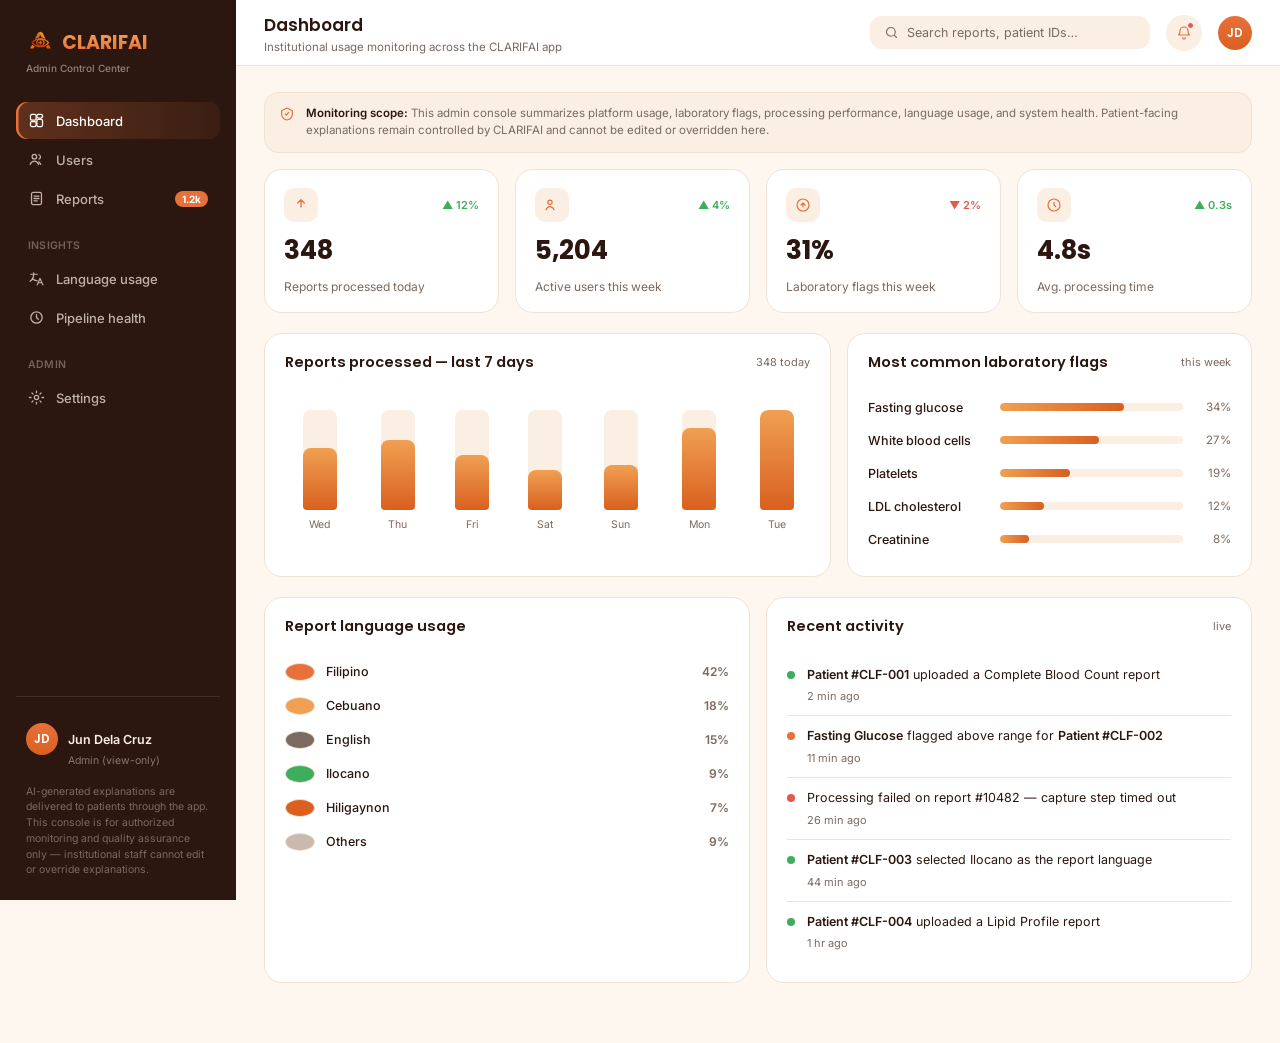
<file: admin/clarifai-admin/index.html>
<!DOCTYPE html>
<html lang="en">
<head>
<meta charset="UTF-8">
<meta name="viewport" content="width=device-width, initial-scale=1.0">
<title>CLARIFAI Admin — Control Center</title>
<link rel="preconnect" href="https://fonts.googleapis.com">
<link rel="preconnect" href="https://fonts.gstatic.com" crossorigin>
<link href="https://fonts.googleapis.com/css2?family=Poppins:wght@500;600;700&family=Inter:wght@400;500;600&display=swap" rel="stylesheet">
<link rel="stylesheet" href="style.css">

<style>
  /* CLARIFAI simple result explanation layer */
  .explanation-intro {
    display:flex;
    flex-direction:column;
    gap:4px;
    margin-bottom:14px;
    padding:12px 14px;
    border-radius:12px;
    background:rgba(234,91,69,.06);
    border:1px solid rgba(234,91,69,.14);
  }
  .explanation-intro strong {
    font-family:'Poppins',sans-serif;
    font-size:13px;
  }
  .explanation-intro span {
    font-size:12px;
    color:var(--muted,#6b7280);
  }
  .result-list {
    display:flex;
    flex-direction:column;
    gap:12px;
  }
  .result-item {
    padding:15px;
    border:1px solid var(--line,#e8e8e8);
    border-radius:14px;
    background:#fff;
  }
  .result-top {
    display:flex;
    align-items:flex-start;
    justify-content:space-between;
    gap:12px;
  }
  .result-name {
    font-family:'Poppins',sans-serif;
    font-weight:600;
    font-size:13px;
  }
  .result-range {
    margin-top:3px;
    font-size:11px;
    color:var(--muted,#6b7280);
  }
  .result-value {
    margin:10px 0 11px;
    font-size:18px;
    font-weight:700;
  }
  .simple-explanation {
    padding:11px 12px;
    border-radius:10px;
    background:#f8f8f8;
  }
  .explanation-label {
    font-size:10px;
    font-weight:700;
    text-transform:uppercase;
    letter-spacing:.06em;
    color:var(--muted,#6b7280);
    margin-bottom:4px;
  }
  .simple-explanation p {
    margin:0;
    font-size:12px;
    line-height:1.6;
  }
  .safety-note {
    margin-top:14px;
    padding:12px 14px;
    border-radius:10px;
    font-size:11px;
    line-height:1.55;
    color:var(--muted,#6b7280);
    background:#fafafa;
    border:1px solid var(--line,#e8e8e8);
  }
  @media (max-width:700px) {
    .result-top { flex-direction:column; }
  }
</style>

</head>
<body>




<!-- ================= SIDEBAR ================= -->
<div class="sidebar">
  <div class="brand" onclick="showView('dashboard')">
    <div class="brand-row">
      <img class="brand-symbol" src="clarifai-symbol.png" alt="CLARIFAI">
      <span class="brand-word">CLARIFAI</span>
    </div>
    <span class="brand-sub">Admin Control Center</span>
  </div>




  <div class="nav-group">
    <button class="nav-item active" data-view="dashboard" onclick="showView('dashboard')">
      <svg viewBox="0 0 24 24" fill="none"><rect x="3.5" y="3.5" width="8" height="8" rx="2" stroke="currentColor" stroke-width="1.8"/><rect x="12.5" y="3.5" width="8" height="5" rx="2" stroke="currentColor" stroke-width="1.8"/><rect x="12.5" y="10.5" width="8" height="10" rx="2" stroke="currentColor" stroke-width="1.8"/><rect x="3.5" y="13.5" width="8" height="7" rx="2" stroke="currentColor" stroke-width="1.8"/></svg>
      Dashboard
    </button>
    <button class="nav-item" data-view="users" onclick="showView('users')">
      <svg viewBox="0 0 24 24" fill="none"><circle cx="9" cy="8" r="3.2" stroke="currentColor" stroke-width="1.8"/><path d="M3 19c1.3-3.2 3.6-4.7 6-4.7s4.7 1.5 6 4.7" stroke="currentColor" stroke-width="1.8" stroke-linecap="round"/><path d="M15.5 5.3a3.2 3.2 0 0 1 0 6M18 19c-.6-1.6-1.5-2.8-2.6-3.6" stroke="currentColor" stroke-width="1.8" stroke-linecap="round"/></svg>
      Users
    </button>
    <button class="nav-item" data-view="reports" onclick="showView('reports')">
      <svg viewBox="0 0 24 24" fill="none"><rect x="5" y="3.5" width="14" height="17" rx="2" stroke="currentColor" stroke-width="1.8"/><path d="M8.5 8.5h7M8.5 12h7M8.5 15.5h4.5" stroke="currentColor" stroke-width="1.8" stroke-linecap="round"/></svg>
      Reports
      <span class="nav-badge">1.2k</span>
    </button>
  </div>




  <div class="nav-group">
    <div class="nav-label">INSIGHTS</div>
    <button class="nav-item" data-view="languages" onclick="showView('languages')">
      <svg viewBox="0 0 24 24" fill="none"><path d="M4 6h9M8 4v2c0 4.5-2 8-5 10M6 12c1.8 2 4.6 3.2 7 3.4M13 21l4-9 4 9M14.5 18h5" stroke="currentColor" stroke-width="1.7" stroke-linecap="round" stroke-linejoin="round"/></svg>
      Language usage
    </button>
    <button class="nav-item" data-view="pipeline" onclick="showView('pipeline')">
      <svg viewBox="0 0 24 24" fill="none"><path d="M4 12a8 8 0 1 1 16 0 8 8 0 0 1-16 0Z" stroke="currentColor" stroke-width="1.8"/><path d="M12 8v4l2.5 2.5" stroke="currentColor" stroke-width="1.8" stroke-linecap="round" stroke-linejoin="round"/></svg>
      Pipeline health
    </button>
  </div>




  <div class="nav-group">
    <div class="nav-label">ADMIN</div>
    <button class="nav-item" data-view="settings" onclick="showView('settings')">
      <svg viewBox="0 0 24 24" fill="none"><circle cx="12" cy="12" r="3" stroke="currentColor" stroke-width="1.8"/><path d="M12 3v2.2M12 18.8V21M4.2 12H2M22 12h-2.2M5.6 5.6l1.6 1.6M16.8 16.8l1.6 1.6M5.6 18.4l1.6-1.6M16.8 7.2l1.6-1.6" stroke="currentColor" stroke-width="1.8" stroke-linecap="round"/></svg>
      Settings
    </button>
  </div>




  <div class="side-foot">
    <div class="av">JD</div>
    <div><h5>Jun Dela Cruz</h5><span>Admin (view-only)</span></div>
  </div>
  <div class="side-note">AI-generated explanations are delivered to patients through the app. This console is for authorized monitoring and quality assurance only — institutional staff cannot edit or override explanations.</div>
</div>




<!-- ================= MAIN ================= -->
<div class="main">
  <div class="topbar">
    <div>
      <h2 id="view-title">Dashboard</h2>
      <div class="sub" id="view-sub">Institutional usage monitoring across the CLARIFAI app</div>
    </div>
    <div class="topbar-right">
      <div class="search-box"><svg viewBox="0 0 24 24" fill="none"><circle cx="11" cy="11" r="7" stroke="currentColor" stroke-width="1.8"/><path d="m20 20-3.5-3.5" stroke="currentColor" stroke-width="1.8" stroke-linecap="round"/></svg>Search reports, patient IDs…</div>
      <div class="icon-pill"><div class="dot"></div><svg viewBox="0 0 24 24" fill="none"><path d="M6 9a6 6 0 0 1 12 0c0 4 1.5 5.5 2 6H4c.5-.5 2-2 2-6Z" stroke="currentColor" stroke-width="1.8" stroke-linejoin="round"/><path d="M10 19a2 2 0 0 0 4 0" stroke="currentColor" stroke-width="1.8" stroke-linecap="round"/></svg></div>
      <div style="width:34px;height:34px;border-radius:50%;background:linear-gradient(180deg,var(--ember-500),var(--ember-600));color:#fff;display:flex;align-items:center;justify-content:center;font-family:'Poppins',sans-serif;font-weight:600;font-size:12px;">JD</div>
    </div>
  </div>




  <div class="content">




    <!-- ============ DASHBOARD ============ -->
    <div class="view active" id="view-dashboard">
      <div class="privacy-banner">
        <svg viewBox="0 0 24 24" fill="none"><path d="M12 3 20 7v5c0 4.5-3.1 7.9-8 9-4.9-1.1-8-4.5-8-9V7l8-4Z" stroke="currentColor" stroke-width="1.8" stroke-linejoin="round"/><path d="M9.5 12 11 13.5l3.5-4" stroke="currentColor" stroke-width="1.8" stroke-linecap="round" stroke-linejoin="round"/></svg>
        <div><b>Monitoring scope:</b> This admin console summarizes platform usage, laboratory flags, processing performance, language usage, and system health. Patient-facing explanations remain controlled by CLARIFAI and cannot be edited or overridden here.</div>
      </div>
      <div class="grid-4">
        <div class="card kpi">
          <div class="top"><div class="ic"><svg viewBox="0 0 24 24" fill="none"><path d="M12 4v11M7 9l5-5 5 5" stroke="currentColor" stroke-width="2" stroke-linecap="round" stroke-linejoin="round"/></svg></div><div class="trend up">▲ 12%</div></div>
          <div class="num">348</div>
          <div class="lbl">Reports processed today</div>
        </div>
        <div class="card kpi">
          <div class="top"><div class="ic"><svg viewBox="0 0 24 24" fill="none"><circle cx="9" cy="8" r="3.2" stroke="currentColor" stroke-width="1.8"/><path d="M3 19c1.3-3.2 3.6-4.7 6-4.7s4.7 1.5 6 4.7" stroke="currentColor" stroke-width="1.8" stroke-linecap="round"/></svg></div><div class="trend up">▲ 4%</div></div>
          <div class="num">5,204</div>
          <div class="lbl">Active users this week</div>
        </div>
        <div class="card kpi">
          <div class="top"><div class="ic"><svg viewBox="0 0 24 24" fill="none"><circle cx="12" cy="12" r="9" stroke="currentColor" stroke-width="1.8"/><path d="M12 15V9m0 0l-3 3m3-3l3 3" stroke="currentColor" stroke-width="1.8" stroke-linecap="round" stroke-linejoin="round"/></svg></div><div class="trend down">▼ 2%</div></div>
          <div class="num">31%</div>
          <div class="lbl">Laboratory flags this week</div>
        </div>
        <div class="card kpi">
          <div class="top"><div class="ic"><svg viewBox="0 0 24 24" fill="none"><circle cx="12" cy="12" r="9" stroke="currentColor" stroke-width="1.8"/><path d="M12 8v4l2.5 2.5" stroke="currentColor" stroke-width="1.8" stroke-linecap="round" stroke-linejoin="round"/></svg></div><div class="trend up">▲ 0.3s</div></div>
          <div class="num">4.8s</div>
          <div class="lbl">Avg. processing time</div>
        </div>
      </div>




      <div class="grid-2">
        <div class="card">
          <div class="panel-head"><h3>Reports processed — last 7 days</h3><span class="note">348 today</span></div>
          <div class="panel-body">
            <div class="bar-chart" id="trend-chart"></div>
          </div>
        </div>
        <div class="card">
          <div class="panel-head"><h3>Most common laboratory flags</h3><span class="note">this week</span></div>
          <div class="panel-body" id="flagged-breakdown"></div>
        </div>
      </div>




      <div class="grid-2 even">
        <div class="card">
          <div class="panel-head"><h3>Report language usage</h3></div>
          <div class="panel-body" id="lang-usage"></div>
        </div>
        <div class="card">
          <div class="panel-head"><h3>Recent activity</h3><span class="note">live</span></div>
          <div class="panel-body" id="activity-feed"></div>
        </div>
      </div>
    </div>




    <!-- ============ USER ANALYTICS (list) ============ -->
    <div class="view" id="view-users">
      <div class="grid-3">
        <div class="card kpi"><div class="num">5,204</div><div class="lbl">Total patient accounts</div></div>
        <div class="card kpi"><div class="num">312</div><div class="lbl">New accounts this week</div></div>
        <div class="card kpi"><div class="num">78%</div><div class="lbl">Prefer a local language</div></div>
      </div>
      <div class="toolbar">
        <div class="chips">
          <div class="chip active">All accounts</div>
          <div class="chip">Most active</div>
          <div class="chip">New accounts</div>
        </div>
        <div class="search-box"><svg viewBox="0 0 24 24" fill="none"><circle cx="11" cy="11" r="7" stroke="currentColor" stroke-width="1.8"/><path d="m20 20-3.5-3.5" stroke="currentColor" stroke-width="1.8" stroke-linecap="round"/></svg>Search patient IDs…</div>
      </div>
      <div class="card">
        <table>
          <thead><tr><th>Patient ID</th><th>Reports</th><th>Preferred language</th><th>Last active</th><th>Status</th><th></th></tr></thead>
          <tbody id="users-body"></tbody>
        </table>
      </div>
    </div>




    <!-- ============ USER DETAIL ============ -->
    <div class="view" id="view-user-detail">
      <div class="backrow">
        <div class="iconbtn" onclick="showView('users')"><svg viewBox="0 0 24 24" fill="none"><path d="M15 6l-6 6 6 6" stroke="currentColor" stroke-width="2" stroke-linecap="round" stroke-linejoin="round"/></svg></div>
        <h3 style="font-size:15px;">Back to user analytics</h3>
      </div>
      <div class="card profile-card">
        <div class="av" id="ud-init">CLF</div>
        <div class="info">
          <h3 id="ud-name">Patient #CLF-001</h3>
          <span id="ud-email">Identifiable account details restricted by access policy</span>
        </div>
        <div class="tags" id="ud-tags"></div>
      </div>
      <div class="grid-3">
        <div class="card kpi"><div class="num" id="ud-reports">6</div><div class="lbl">Reports uploaded</div></div>
        <div class="card kpi"><div class="num" id="ud-flags">3</div><div class="lbl">Laboratory flags, all time</div></div>
        <div class="card kpi"><div class="num" id="ud-audio">14</div><div class="lbl">Audio explanations played</div></div>
      </div>
      <div class="card" style="margin-bottom:16px;">
        <div class="panel-head"><h3>Report history</h3><span class="note">authorized monitoring view</span></div>
        <div class="panel-body" style="padding-top:6px;">
          <table>
            <thead><tr><th>Report</th><th>Panel</th><th>Date</th><th>Language</th><th>Flagged</th><th>Status</th></tr></thead>
            <tbody id="ud-reports-body"></tbody>
          </table>
        </div>
      </div>
    </div>




    <!-- ============ REPORTS (list) ============ -->
    <div class="view" id="view-reports">
      <div class="privacy-banner">
        <svg viewBox="0 0 24 24" fill="none"><path d="M12 3 20 7v5c0 4.5-3.1 7.9-8 9-4.9-1.1-8-4.5-8-9V7l8-4Z" stroke="currentColor" stroke-width="1.8" stroke-linejoin="round"/><path d="M9.5 12 11 13.5l3.5-4" stroke="currentColor" stroke-width="1.8" stroke-linecap="round" stroke-linejoin="round"/></svg>
        <div><b>Privacy-aware monitoring:</b> Report records are shown using anonymized patient IDs in this prototype. Access to identifiable health information should be restricted to authorized personnel under CLARIFAI's privacy and access controls.</div>
      </div>
      <div class="toolbar">
        <div class="chips">
          <div class="chip active">All (1,204)</div>
          <div class="chip">Has lab flags (372)</div>
          <div class="chip">Processing (6)</div>
          <div class="chip">Errors (3)</div>
        </div>
        <div class="search-box"><svg viewBox="0 0 24 24" fill="none"><circle cx="11" cy="11" r="7" stroke="currentColor" stroke-width="1.8"/><path d="m20 20-3.5-3.5" stroke="currentColor" stroke-width="1.8" stroke-linecap="round"/></svg>Filter by user or panel…</div>
      </div>
      <div class="card">
        <table>
          <thead><tr><th>Report</th><th>Patient ID</th><th>Panel</th><th>Uploaded</th><th>Lab flags</th><th>Status</th><th></th></tr></thead>
          <tbody id="reports-body"></tbody>
        </table>
      </div>
    </div>




    <!-- ============ REPORT DETAIL ============ -->
    <div class="view" id="view-report-detail">
      <div class="backrow">
        <div class="iconbtn" onclick="showView('reports')"><svg viewBox="0 0 24 24" fill="none"><path d="M15 6l-6 6 6 6" stroke="currentColor" stroke-width="2" stroke-linecap="round" stroke-linejoin="round"/></svg></div>
        <h3 style="font-size:15px;">Back to reports</h3>
      </div>
      <div class="card" style="margin-bottom:16px;">
        <div class="panel-head"><h3 id="rd-title">Complete Blood Count</h3><span class="pill" id="rd-status"></span></div>
        <div class="meta-strip">
          <div class="m"><h5>Patient ID</h5><div id="rd-user">—</div></div>
          <div class="m"><h5>Date</h5><div id="rd-date">—</div></div>
          <div class="m"><h5>Report language</h5><div id="rd-lang">—</div></div>
          <div class="m"><h5>Audio played</h5><div id="rd-audio">—</div></div>
        </div>
      </div>
      <div class="card">
        <div class="panel-head"><div><h3>Result explanation</h3><div class="scope-note">Original values and laboratory reference ranges are preserved; this view reflects the patient-facing explanation layer. Language follows the patient&#39;s selected report language.</div></div><span class="pill info">View-only</span></div>
        <div class="panel-body" id="rd-tests"></div>
      </div>
    </div>




    <!-- ============ LANGUAGES ============ -->
    <div class="view" id="view-languages">
      <div class="grid-2 even">
        <div class="card">
          <div class="panel-head"><h3>Report language usage</h3><span class="note">share of processed reports</span></div>
          <div class="panel-body" id="lang-coverage"></div>
        </div>
        <div class="card">
          <div class="panel-head"><h3>Patient accounts by preferred language</h3></div>
          <div class="panel-body" id="lang-users"></div>
        </div>
      </div>
    </div>




    <!-- ============ PIPELINE ============ -->
    <div class="view" id="view-pipeline">
      <div class="grid-3">
        <div class="card kpi"><div class="num">99.4%</div><div class="lbl">Pipeline uptime, 30 days</div></div>
        <div class="card kpi"><div class="num">6</div><div class="lbl">Reports in queue right now</div></div>
        <div class="card kpi"><div class="num">3</div><div class="lbl">Errors in the last 24 hours</div></div>
      </div>
      <div class="card" style="margin-bottom:16px;">
        <div class="panel-head"><h3>Pipeline steps — average latency</h3></div>
        <div class="panel-body" style="display:flex; flex-direction:column; gap:10px;" id="pipeline-steps"></div>
      </div>
      <div class="card">
        <div class="panel-head"><h3>Recent errors</h3><span class="note">last 24 hours</span></div>
        <div class="panel-body" style="padding-top:6px;">
          <table>
            <thead><tr><th>Time</th><th>Report</th><th>Step</th><th>Message</th></tr></thead>
            <tbody id="errors-body"></tbody>
          </table>
        </div>
      </div>
    </div>




    <!-- ============ SETTINGS ============ -->
    <div class="view" id="view-settings">
      <div class="card" style="margin-bottom:16px;">
        <div class="panel-head"><h3>Account</h3></div>
        <div class="settings-row"><div><div class="lbl">Jun Dela Cruz</div><div class="desc">jun.delacruz@clarifai.ph · Admin (view-only access)</div></div><button class="link-btn">Edit</button></div>
        <div class="settings-row"><div><div class="lbl">Two-factor authentication</div><div class="desc">Require a code at every admin sign-in</div></div><div class="switch on" onclick="this.classList.toggle('on')"><i></i></div></div>
      </div>
      <div class="card" style="margin-bottom:16px;">
        <div class="panel-head"><h3>Notifications</h3></div>
        <div class="settings-row"><div><div class="lbl">Pipeline errors</div><div class="desc">Email the on-call admin when a report fails to process</div></div><div class="switch on" onclick="this.classList.toggle('on')"><i></i></div></div>
        <div class="settings-row"><div><div class="lbl">Weekly summary</div><div class="desc">Usage and flagged-result digest every Monday</div></div><div class="switch on" onclick="this.classList.toggle('on')"><i></i></div></div>
      </div>
      <div class="card">
        <div class="panel-head"><h3>Data &amp; access</h3></div>
        <div class="settings-row"><div><div class="lbl">Admin roles</div><div class="desc">Manage authorized roles for usage and quality-assurance monitoring</div></div><button class="link-btn">Manage</button></div>
        <div class="settings-row"><div><div class="lbl">Export usage report</div><div class="desc">Download a de-identified CSV of platform usage and processing activity</div></div><button class="link-btn">Export</button></div>
      </div>
    </div>




  </div>
</div>




<script src="script.js"></script>

<script>
/*
  CLARIFAI ADMIN DEMO DATA
  ------------------------
  Fictional/anonymized records for UI prototyping only.
  These values are not real patient records and are not medical advice.
*/
(() => {
  const demoUsers = [
    { id:"CLF-001", reports:6, language:"Filipino", active:"2 min ago", status:"Active" },
    { id:"CLF-002", reports:4, language:"English", active:"18 min ago", status:"Active" },
    { id:"CLF-003", reports:9, language:"Ilocano", active:"1 hr ago", status:"Active" },
    { id:"CLF-004", reports:2, language:"Filipino", active:"3 hrs ago", status:"Active" },
    { id:"CLF-005", reports:7, language:"English", active:"Yesterday", status:"Inactive" },
    { id:"CLF-006", reports:3, language:"Ilocano", active:"Yesterday", status:"Active" },
    { id:"CLF-007", reports:11, language:"Filipino", active:"2 days ago", status:"Active" },
    { id:"CLF-008", reports:1, language:"English", active:"3 days ago", status:"Inactive" },
    { id:"CLF-009", reports:5, language:"Filipino", active:"4 days ago", status:"Active" },
    { id:"CLF-010", reports:8, language:"Ilocano", active:"5 days ago", status:"Active" }
  ];

  const demoReports = [
    { id:"RPT-1204", user:"CLF-001", panel:"Complete Blood Count", date:"Sep 11, 2026 19:42", flags:2, status:"Completed", language:"Filipino", audio:"Available" },
    { id:"RPT-1203", user:"CLF-003", panel:"Lipid Profile", date:"Sep 11, 2026 19:36", flags:1, status:"Completed", language:"Ilocano", audio:"Available" },
    { id:"RPT-1202", user:"CLF-002", panel:"Fasting Blood Glucose", date:"Sep 11, 2026 19:29", flags:0, status:"Completed", language:"English", audio:"Available" },
    { id:"RPT-1201", user:"CLF-007", panel:"Urinalysis", date:"Sep 11, 2026 19:17", flags:2, status:"Completed", language:"Filipino", audio:"Available" },
    { id:"RPT-1200", user:"CLF-004", panel:"Complete Blood Count", date:"Sep 11, 2026 18:55", flags:0, status:"Completed", language:"Filipino", audio:"Available" },
    { id:"RPT-1199", user:"CLF-006", panel:"Liver Function Panel", date:"Sep 11, 2026 18:41", flags:1, status:"Completed", language:"Ilocano", audio:"Available" },
    { id:"RPT-1198", user:"CLF-010", panel:"Basic Metabolic Panel", date:"Sep 11, 2026 18:23", flags:0, status:"Processing", language:"Ilocano", audio:"Pending" },
    { id:"RPT-1197", user:"CLF-005", panel:"Thyroid Panel", date:"Sep 11, 2026 18:05", flags:1, status:"Completed", language:"English", audio:"Available" },
    { id:"RPT-1196", user:"CLF-009", panel:"Lipid Profile", date:"Sep 11, 2026 17:44", flags:2, status:"Completed", language:"Filipino", audio:"Available" },
    { id:"RPT-1195", user:"CLF-008", panel:"Complete Blood Count", date:"Sep 11, 2026 17:12", flags:0, status:"Error", language:"English", audio:"Unavailable" },
    { id:"RPT-1194", user:"CLF-003", panel:"Fasting Blood Glucose", date:"Sep 11, 2026 16:58", flags:0, status:"Completed", language:"Ilocano", audio:"Available" },
    { id:"RPT-1193", user:"CLF-007", panel:"Liver Function Panel", date:"Sep 11, 2026 16:31", flags:1, status:"Completed", language:"Filipino", audio:"Available" }
  ];

  const demoExplanations = {
    "RPT-1204": {
      tests: [
        { name:"Hemoglobin", value:"13.8 g/dL", range:"12.0–16.0 g/dL", status:"Normal",
          en:"Your hemoglobin result is within the laboratory's reference range.",
          fil:"Ang iyong hemoglobin ay nasa loob ng normal na reference range ng laboratoryo.",
          ilo:"Ti resulta ti hemoglobin-mo ket adda iti uneg ti reference range ti laboratoryo." },
        { name:"White Blood Cell Count", value:"12.4 ×10⁹/L", range:"4.0–11.0 ×10⁹/L", status:"Flagged",
          en:"This result is above the laboratory's reference range. A flagged result does not by itself explain why it changed; a healthcare professional can interpret it together with your other information.",
          fil:"Mas mataas ang resultang ito kaysa sa reference range ng laboratoryo. Ang naka-flag na resulta ay hindi agad nagsasabi kung bakit ito nagbago; isang healthcare professional ang makapagbibigay ng tamang paliwanag kasama ng iba pang impormasyon.",
          ilo:"Nangato ti resulta ngem iti reference range ti laboratoryo. Ti na-flag a resulta ket saan a mangipakita no apay a nagbaliw; mabalin nga tulungan ti healthcare professional iti panangipatarus kadua dagiti dadduma pay a impormasyon." },
        { name:"Platelets", value:"278 ×10⁹/L", range:"150–450 ×10⁹/L", status:"Normal",
          en:"Your platelet result is within the laboratory's reference range.",
          fil:"Ang iyong platelet count ay nasa loob ng normal na reference range ng laboratoryo.",
          ilo:"Ti resulta ti platelets-mo ket adda iti uneg ti reference range ti laboratoryo." },
        { name:"Hematocrit", value:"42.1 %", range:"36–46 %", status:"Normal",
          en:"Your hematocrit result is within the laboratory's reference range.",
          fil:"Ang iyong hematocrit ay nasa loob ng normal na reference range ng laboratoryo.",
          ilo:"Ti resulta ti hematocrit-mo ket adda iti uneg ti reference range ti laboratoryo." }
      ]
    },
    "RPT-1203": {
      tests: [
        { name:"Total Cholesterol", value:"218 mg/dL", range:"< 200 mg/dL", status:"Flagged",
          en:"This result is above the laboratory's reference target. The result should be considered together with your other health information.",
          fil:"Mas mataas ang resultang ito kaysa sa reference target ng laboratoryo. Dapat itong tingnan kasama ng iba pang impormasyon tungkol sa iyong kalusugan.",
          ilo:"Nangato ti resulta ngem iti reference target ti laboratoryo. Masapul a kitaen daytoy a kadua dagiti dadduma pay a impormasyon maipanggep iti salun-at." },
        { name:"HDL Cholesterol", value:"54 mg/dL", range:"≥ 40 mg/dL", status:"Normal",
          en:"Your HDL result is within the laboratory's reference range.",
          fil:"Ang iyong HDL result ay nasa loob ng reference range ng laboratoryo.",
          ilo:"Ti resulta ti HDL-mo ket adda iti uneg ti reference range ti laboratoryo." },
        { name:"LDL Cholesterol", value:"142 mg/dL", range:"< 100 mg/dL", status:"Flagged",
          en:"This result is above the laboratory's reference target. A healthcare professional can explain what it means in the context of your overall health.",
          fil:"Mas mataas ang resultang ito kaysa sa reference target ng laboratoryo. Maaaring ipaliwanag ng healthcare professional kung ano ang ibig sabihin nito batay sa iyong kabuuang kalagayan.",
          ilo:"Nangato ti resulta ngem iti reference target ti laboratoryo. Mabalin nga ipaliwanag ti healthcare professional ti kaipapananna a maitunos iti sibubukel a salun-at." },
        { name:"Triglycerides", value:"110 mg/dL", range:"< 150 mg/dL", status:"Normal",
          en:"Your triglyceride result is within the laboratory's reference range.",
          fil:"Ang iyong triglycerides ay nasa loob ng reference range ng laboratoryo.",
          ilo:"Ti resulta ti triglycerides-mo ket adda iti uneg ti reference range ti laboratoryo." }
      ]
    },
    "RPT-1202": {
      tests: [
        { name:"Fasting Blood Glucose", value:"94 mg/dL", range:"70–99 mg/dL", status:"Normal",
          en:"Your fasting blood glucose result is within the laboratory's reference range.",
          fil:"Ang iyong fasting blood glucose ay nasa loob ng reference range ng laboratoryo.",
          ilo:"Ti resulta ti fasting blood glucose-mo ket adda iti uneg ti reference range ti laboratoryo." }
      ]
    },
    "RPT-1201": {
      tests: [
        { name:"Protein", value:"Trace", range:"Negative", status:"Flagged",
          en:"A small amount of protein was detected. The result is flagged because it does not match the laboratory's expected reference value.",
          fil:"May maliit na dami ng protein na nakita. Naka-flag ito dahil hindi ito tugma sa inaasahang reference value ng laboratoryo.",
          ilo:"Addaan iti bassit a protein a naduktalan. Na-flag daytoy gapu ta saan a kapada ti inan-anus a reference value ti laboratoryo." },
        { name:"Glucose", value:"Negative", range:"Negative", status:"Normal",
          en:"No glucose was detected in this result.",
          fil:"Walang glucose na nakita sa resultang ito.",
          ilo:"Awan ti glucose a naduktalan iti daytoy a resulta." },
        { name:"Leukocytes", value:"8–10 /hpf", range:"0–5 /hpf", status:"Flagged",
          en:"This result is above the laboratory's reference range. It should be interpreted together with your other information.",
          fil:"Mas mataas ang resultang ito kaysa sa reference range ng laboratoryo. Dapat itong tingnan kasama ng iba pang impormasyon tungkol sa iyo.",
          ilo:"Nangato ti resulta ngem iti reference range ti laboratoryo. Masapul a kitaen daytoy a kadua dagiti dadduma pay a impormasyon maipanggep kenka." },
        { name:"Specific Gravity", value:"1.020", range:"1.005–1.030", status:"Normal",
          en:"Your specific gravity result is within the laboratory's reference range.",
          fil:"Ang iyong specific gravity ay nasa loob ng reference range ng laboratoryo.",
          ilo:"Ti resulta ti specific gravity-mo ket adda iti uneg ti reference range ti laboratoryo." }
      ]
    },
    "RPT-1200": {
      tests: [
        { name:"Hemoglobin", value:"14.2 g/dL", range:"12.0–16.0 g/dL", status:"Normal",
          en:"Your hemoglobin result is within the laboratory's reference range.",
          fil:"Ang iyong hemoglobin ay nasa loob ng reference range ng laboratoryo.",
          ilo:"Ti resulta ti hemoglobin-mo ket adda iti uneg ti reference range ti laboratoryo." },
        { name:"White Blood Cell Count", value:"7.6 ×10⁹/L", range:"4.0–11.0 ×10⁹/L", status:"Normal",
          en:"Your white blood cell count is within the laboratory's reference range.",
          fil:"Ang iyong white blood cell count ay nasa loob ng reference range ng laboratoryo.",
          ilo:"Ti white blood cell count-mo ket adda iti uneg ti reference range ti laboratoryo." },
        { name:"Platelets", value:"301 ×10⁹/L", range:"150–450 ×10⁹/L", status:"Normal",
          en:"Your platelet result is within the laboratory's reference range.",
          fil:"Ang iyong platelet count ay nasa loob ng reference range ng laboratoryo.",
          ilo:"Ti resulta ti platelets-mo ket adda iti uneg ti reference range ti laboratoryo." }
      ]
    }
  };

  const esc = value => String(value).replace(/[&<>"']/g, c => ({
    "&":"&amp;","<":"&lt;",">":"&gt;",'"':"&quot;","'":"&#39;"
  }[c]));

  const statusClass = status => {
    const s = String(status).toLowerCase();
    if (s === "active" || s === "completed" || s === "normal") return "success";
    if (s === "processing" || s === "flagged") return "warning";
    if (s === "error" || s === "inactive") return "danger";
    return "";
  };

  function renderUsers() {
    const body = document.getElementById("users-body");
    if (!body) return;

    body.innerHTML = demoUsers.map(u => `
      <tr data-user="${esc(u.id)}" style="cursor:pointer" title="Open ${esc(u.id)}">
        <td><strong>${esc(u.id)}</strong></td>
        <td>${u.reports}</td>
        <td>${esc(u.language)}</td>
        <td>${esc(u.active)}</td>
        <td><span class="status ${statusClass(u.status)}">${esc(u.status)}</span></td>
        <td><button class="btn btn-sm" type="button" onclick="event.stopPropagation(); CLARIFAI_ADMIN.openUser('${esc(u.id)}')">View</button></td>
      </tr>
    `).join("");

    body.querySelectorAll("tr[data-user]").forEach(row => {
      row.addEventListener("click", () => CLARIFAI_ADMIN.openUser(row.dataset.user));
    });
  }

  function renderReports() {
    const body = document.getElementById("reports-body");
    if (!body) return;

    body.innerHTML = demoReports.map(r => `
      <tr data-report="${esc(r.id)}" style="cursor:pointer" title="Open ${esc(r.id)}">
        <td><strong>${esc(r.id)}</strong></td>
        <td>${esc(r.user)}</td>
        <td>${esc(r.panel)}</td>
        <td>${esc(r.date)}</td>
        <td>${r.flags ? `<span class="status warning">${r.flags} flag${r.flags === 1 ? "" : "s"}</span>` : `<span class="status success">None</span>`}</td>
        <td><span class="status ${statusClass(r.status)}">${esc(r.status)}</span></td>
        <td><button class="btn btn-sm" type="button" onclick="event.stopPropagation(); CLARIFAI_ADMIN.openReport('${esc(r.id)}')">View</button></td>
      </tr>
    `).join("");

    body.querySelectorAll("tr[data-report]").forEach(row => {
      row.addEventListener("click", () => CLARIFAI_ADMIN.openReport(row.dataset.report));
    });
  }

  function fillUserDetail(userId) {
    const user = demoUsers.find(u => u.id === userId) || demoUsers[0];
    const reports = demoReports.filter(r => r.user === user.id);

    const idEl = document.getElementById("ud-id");
    if (idEl) idEl.textContent = user.id;

    const nameEl = document.getElementById("ud-name");
    if (nameEl) nameEl.textContent = `Patient #${user.id}`;

    const initEl = document.getElementById("ud-init");
    if (initEl) initEl.textContent = user.id.replace("CLF-", "");

    const tagsEl = document.getElementById("ud-tags");
    if (tagsEl) tagsEl.innerHTML = `<span class="tag">${esc(user.language)}</span><span class="tag">${esc(user.status)}</span>`;

    const reportsEl = document.getElementById("ud-reports");
    if (reportsEl) reportsEl.textContent = user.reports;

    const flagsEl = document.getElementById("ud-flags");
    if (flagsEl) flagsEl.textContent = reports.reduce((sum, r) => sum + r.flags, 0);

    const audioEl = document.getElementById("ud-audio");
    if (audioEl) audioEl.textContent = reports.filter(r => r.audio === "Available").length;

    const body = document.getElementById("ud-reports-body");
    if (body) {
      body.innerHTML = reports.length ? reports.map(r => `
        <tr>
          <td><strong>${esc(r.id)}</strong></td>
          <td>${esc(r.panel)}</td>
          <td>${esc(r.date)}</td>
          <td>${esc(r.language)}</td>
          <td>${r.flags ? `<span class="status warning">${r.flags}</span>` : `<span class="status success">0</span>`}</td>
          <td><span class="status ${statusClass(r.status)}">${esc(r.status)}</span></td>
        </tr>
      `).join("") : `<tr><td colspan="6">No report history available.</td></tr>`;
    }
  }

  function fillReportDetail(reportId) {
    const r = demoReports.find(x => x.id === reportId) || demoReports[0];

    const set = (id, value) => {
      const el = document.getElementById(id);
      if (el) el.textContent = value;
    };

    set("rd-title", r.panel);
    set("rd-status", r.status);
    set("rd-user", r.user);
    set("rd-date", r.date);
    set("rd-lang", r.language);
    set("rd-audio", r.audio);

    const tests = document.getElementById("rd-tests");
    if (!tests) return;

    const data = demoExplanations[r.id];
    const langKey = r.language === "Filipino" ? "fil" : r.language === "Ilocano" ? "ilo" : "en";

    if (!data) {
      tests.innerHTML = `
        <div class="explanation-card">
          <div class="explanation-label">Explanation</div>
          <p>Report processing is still in progress or an explanation is not available for this demo record.</p>
        </div>`;
      return;
    }

    tests.innerHTML = `
      <div class="explanation-intro">
        <strong>${esc(r.language)} explanation</strong>
        <span>Simple, patient-facing wording based on the displayed laboratory value and reference range.</span>
      </div>
      <div class="result-list">
        ${data.tests.map(t => `
          <div class="result-item">
            <div class="result-top">
              <div>
                <div class="result-name">${esc(t.name)}</div>
                <div class="result-range">Reference range: ${esc(t.range)}</div>
              </div>
              <span class="status ${statusClass(t.status)}">${esc(t.status)}</span>
            </div>
            <div class="result-value">${esc(t.value)}</div>
            <div class="simple-explanation">
              <div class="explanation-label">Simple explanation</div>
              <p>${esc(t[langKey])}</p>
            </div>
          </div>
        `).join("")}
      </div>
      <div class="safety-note">
        <strong>CLARIFAI scope:</strong> This explanation describes the displayed laboratory result and reference range. It does not diagnose a condition or prescribe treatment.
      </div>
    `;
  }

  function goTo(viewId) {
    if (typeof window.showView === "function") {
      window.showView(viewId);
      return;
    }

    document.querySelectorAll(".view").forEach(v => v.classList.remove("active"));
    const target = document.getElementById(viewId);
    if (target) target.classList.add("active");

    document.querySelectorAll(".nav-item").forEach(n => n.classList.remove("active"));
    const nav = document.querySelector(`[data-view="${viewId}"]`);
    if (nav) nav.classList.add("active");
  }

  window.CLARIFAI_ADMIN = {
    openUser(userId) {
      fillUserDetail(userId);
      goTo("user-detail");
    },
    openReport(reportId) {
      fillReportDetail(reportId);
      goTo("report-detail");
    },
    users: demoUsers,
    reports: demoReports
  };

  document.addEventListener("DOMContentLoaded", () => {
    renderUsers();
    renderReports();
    fillUserDetail("CLF-001");
    fillReportDetail("RPT-1204");
  });
})();
</script>

</body>
</html>
</file>
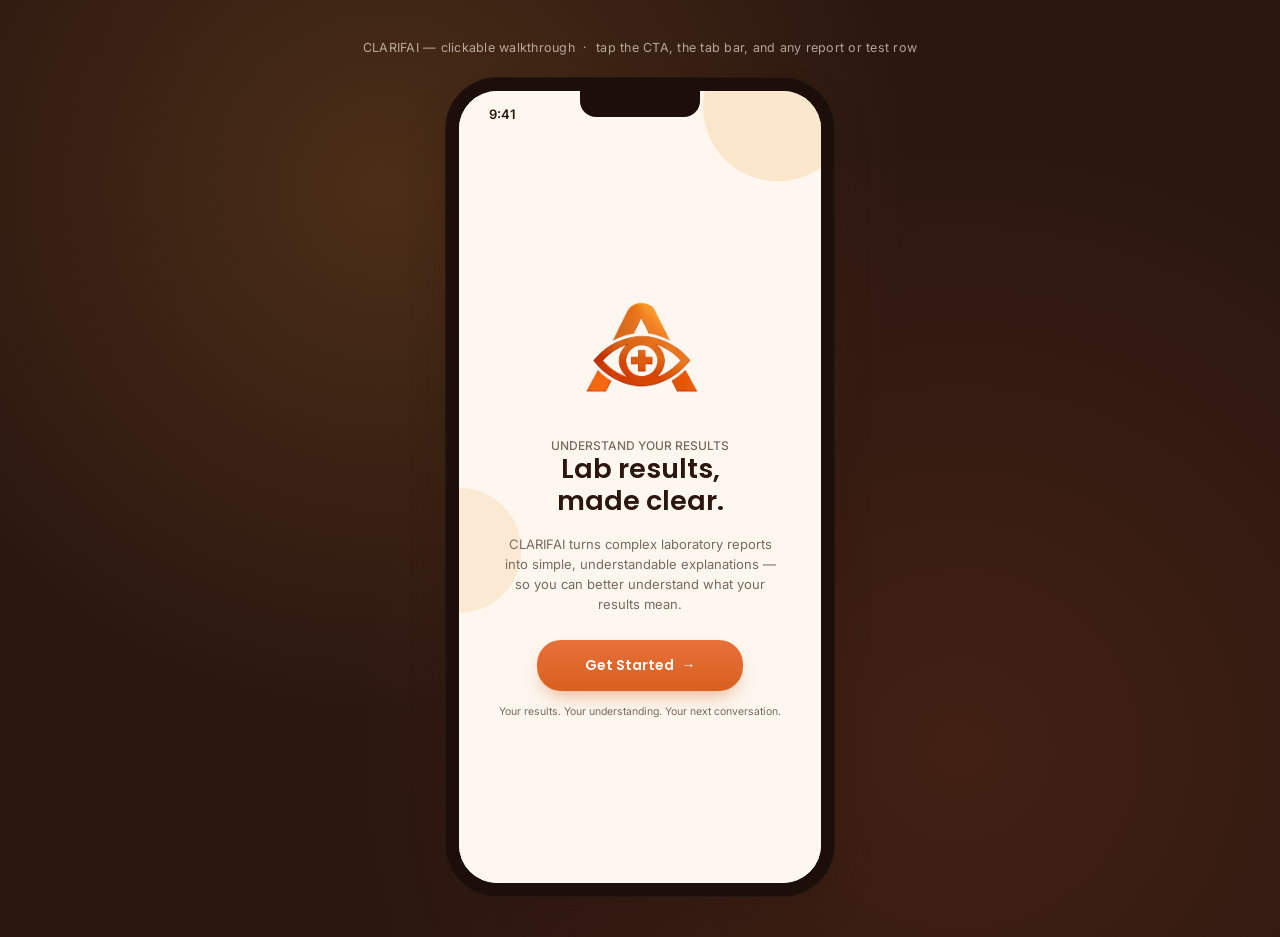
<file: user/clarifai-app/index.html>
<!DOCTYPE html>
<html lang="en">
<head>
<meta charset="UTF-8">
<meta name="viewport" content="width=device-width, initial-scale=1.0">
<title>CLARIFAI — Prototype</title>
<link rel="preconnect" href="https://fonts.googleapis.com">
<link rel="preconnect" href="https://fonts.gstatic.com" crossorigin>
<link href="https://fonts.googleapis.com/css2?family=Poppins:wght@500;600;700&family=Inter:wght@400;500;600&display=swap" rel="stylesheet">
<link rel="stylesheet" href="style.css">
</head>
<body>

<div class="stage-label">CLARIFAI — clickable walkthrough &nbsp;·&nbsp; tap the CTA, the tab bar, and any report or test row</div>

<div class="device">
  <div class="screen">

    <!-- ============ WELCOME ============ -->
    <div class="panel active welcome-panel" data-panel="welcome">
      <div class="statusbar">
        <span>9:41</span>
        <div class="icons">
          <svg viewBox="0 0 20 12" fill="none"><rect x="0" y="7" width="3" height="5" rx="0.5" fill="currentColor"/><rect x="5" y="4.5" width="3" height="7.5" rx="0.5" fill="currentColor"/><rect x="10" y="2" width="3" height="10" rx="0.5" fill="currentColor"/><rect x="15" y="0" width="3" height="12" rx="0.5" fill="currentColor"/></svg>
          <svg viewBox="0 0 25 12" fill="none"><rect x="0.5" y="0.5" width="20" height="11" rx="3" stroke="currentColor"/><rect x="2" y="2" width="15" height="8" rx="1.5" fill="currentColor"/><rect x="21.5" y="4" width="2" height="4" rx="1" fill="currentColor"/></svg>
        </div>
      </div>
      <div class="welcome-wrap">
        <div class="welcome-logo">
          <img src="clarifai-symbol.png" alt="CLARIFAI logo">
        </div>
        <div class="eyebrow">UNDERSTAND YOUR RESULTS</div>
        <h1>Lab results,<br>made clear.</h1>
        <p class="lead">CLARIFAI turns complex laboratory reports into simple, understandable explanations — so you can better understand what your results mean.</p>
        <button class="primary-btn welcome-btn" onclick="go('login')">Get Started <span>→</span></button>
        <p class="welcome-note">Your results. Your understanding. Your next conversation.</p>
      </div>
    </div>

    <!-- ============ LOGIN ============ -->
    <div class="panel login-panel" data-panel="login">
      <div class="statusbar">
        <span>9:41</span>
        <div class="icons">
          <svg viewBox="0 0 20 12" fill="none"><rect x="0" y="7" width="3" height="5" rx="0.5" fill="currentColor"/><rect x="5" y="4.5" width="3" height="7.5" rx="0.5" fill="currentColor"/><rect x="10" y="2" width="3" height="10" rx="0.5" fill="currentColor"/><rect x="15" y="0" width="3" height="12" rx="0.5" fill="currentColor"/></svg>
          <svg viewBox="0 0 25 12" fill="none"><rect x="0.5" y="0.5" width="20" height="11" rx="3" stroke="currentColor"/><rect x="2" y="2" width="15" height="8" rx="1.5" fill="currentColor"/><rect x="21.5" y="4" width="2" height="4" rx="1" fill="currentColor"/></svg>
        </div>
      </div>
      <div class="backrow">
        <button class="iconbtn" onclick="go('welcome')" aria-label="Back">
          <svg viewBox="0 0 24 24" fill="none"><path d="M15 6l-6 6 6 6" stroke="currentColor" stroke-width="2" stroke-linecap="round" stroke-linejoin="round"/></svg>
        </button>
      </div>
      <div class="login-wrap">
        <div class="login-brand">
          <div class="mini-logo">
            <img src="clarifai-symbol.png" alt="CLARIFAI logo">
          </div>
          <h1>Welcome back</h1>
          <p>Log in to keep your lab reports and explanations in one place.</p>
        </div>

        <div class="form-group">
          <label for="email">Email address</label>
          <div class="input-wrap">
            <svg viewBox="0 0 24 24" fill="none"><rect x="3" y="5" width="18" height="14" rx="2" stroke="currentColor" stroke-width="1.8"/><path d="m4 7 8 6 8-6" stroke="currentColor" stroke-width="1.8" stroke-linejoin="round"/></svg>
            <input class="login-input" id="email" type="email" placeholder="you@example.com">
          </div>
        </div>

        <div class="form-group">
          <label for="password">Password</label>
          <div class="input-wrap">
            <svg viewBox="0 0 24 24" fill="none"><rect x="5" y="10" width="14" height="10" rx="2" stroke="currentColor" stroke-width="1.8"/><path d="M8 10V7.5a4 4 0 0 1 8 0V10" stroke="currentColor" stroke-width="1.8" stroke-linecap="round"/></svg>
            <input class="login-input" id="password" type="password" placeholder="Enter your password">
          </div>
        </div>

        <div class="login-options">
          <label class="remember"><input type="checkbox"> Remember me</label>
          <button class="forgot" type="button">Forgot password?</button>
        </div>

        <button class="primary-btn login-btn" onclick="go('home')">Log In</button>

        <div class="login-divider">SECURE &amp; PRIVATE</div>
        <div class="demo-note"><b>Prototype note:</b> this login is for the CLARIFAI walkthrough. Press Log In to continue to the app.</div>
      </div>
    </div>

    <!-- ============ HOME ============ -->
    <div class="panel" data-panel="home">
      <div class="statusbar">
        <span>9:41</span>
        <div class="icons">
          <svg viewBox="0 0 20 12" fill="none"><rect x="0" y="7" width="3" height="5" rx="0.5" fill="currentColor"/><rect x="5" y="4.5" width="3" height="7.5" rx="0.5" fill="currentColor"/><rect x="10" y="2" width="3" height="10" rx="0.5" fill="currentColor"/><rect x="15" y="0" width="3" height="12" rx="0.5" fill="currentColor"/></svg>
          <svg viewBox="0 0 25 12" fill="none"><rect x="0.5" y="0.5" width="20" height="11" rx="3" stroke="currentColor"/><rect x="2" y="2" width="15" height="8" rx="1.5" fill="currentColor"/><rect x="21.5" y="4" width="2" height="4" rx="1" fill="currentColor"/></svg>
        </div>
      </div>

      <div class="home-header">
        <div class="logo-mark">
          <img src="clarifai-symbol.png" alt="CLARIFAI logo">
        </div>
        <div class="avatar">M</div>
      </div>

      <div class="panel-scroll">
        <div class="greeting">
          <h1>Kumusta, Marisol</h1>
          <p>Here's what's new with your lab reports, explained in plain language.</p>
        </div>

        <div class="upload-cta" onclick="go('upload')">
          <div class="ic">
            <svg viewBox="0 0 24 24" fill="none"><path d="M12 4v11M7 9l5-5 5 5" stroke="#fff" stroke-width="2" stroke-linecap="round" stroke-linejoin="round"/><path d="M5 17v2a2 2 0 0 0 2 2h10a2 2 0 0 0 2-2v-2" stroke="#fff" stroke-width="2" stroke-linecap="round"/></svg>
          </div>
          <div class="tx">
            <h3>Add a new lab report</h3>
            <p>Upload a photo or file — we'll translate it in under a minute.</p>
          </div>
        </div>

        <div class="section-row"><h2>Recent reports</h2><span>3 total</span></div>
        <div class="report-list">
          <div class="report-row card" onclick="go('results')">
            <div class="dot watch"></div>
            <div class="mid"><h4>Complete Blood Count</h4><span>Sept 2 · 2 flagged results</span></div>
            <div class="chev"><svg viewBox="0 0 24 24" fill="none"><path d="M9 6l6 6-6 6" stroke="currentColor" stroke-width="2" stroke-linecap="round" stroke-linejoin="round"/></svg></div>
          </div>
          <div class="report-row card">
            <div class="dot ok"></div>
            <div class="mid"><h4>Lipid Profile</h4><span>Aug 20 · within range</span></div>
            <div class="chev"><svg viewBox="0 0 24 24" fill="none"><path d="M9 6l6 6-6 6" stroke="currentColor" stroke-width="2" stroke-linecap="round" stroke-linejoin="round"/></svg></div>
          </div>
          <div class="report-row card">
            <div class="dot ok"></div>
            <div class="mid"><h4>Urinalysis</h4><span>Jul 11 · within range</span></div>
            <div class="chev"><svg viewBox="0 0 24 24" fill="none"><path d="M9 6l6 6-6 6" stroke="currentColor" stroke-width="2" stroke-linecap="round" stroke-linejoin="round"/></svg></div>
          </div>
        </div>

        <div class="security-strip">
          <svg viewBox="0 0 24 24" fill="none"><rect x="5" y="10.5" width="14" height="10" rx="2.5" stroke="currentColor" stroke-width="1.8"/><path d="M8 10.5V7.5a4 4 0 0 1 8 0v3" stroke="currentColor" stroke-width="1.8" stroke-linecap="round"/><circle cx="12" cy="15.3" r="1.4" fill="currentColor"/></svg>
          <p><b>Your report history is encrypted.</b> Every result you save is stored privately — it's never public and only you can view it.</p>
        </div>

        <div class="literacy-strip">
          <svg viewBox="0 0 24 24" fill="none"><circle cx="12" cy="12" r="9" stroke="currentColor" stroke-width="1.8"/><path d="M12 11v5.5M12 8v.01" stroke="currentColor" stroke-width="1.8" stroke-linecap="round"/></svg>
          <p><b>CLARIFAI explains — it doesn't diagnose.</b> Bring your reports to your next visit to talk through what they mean for you.</p>
        </div>
      </div>

      <div class="tabbar">
        <button class="tab active" data-tab="home" onclick="go('home')">
          <svg viewBox="0 0 24 24" fill="none"><path d="M4 11.5 12 4l8 7.5" stroke="currentColor" stroke-width="1.9" stroke-linecap="round" stroke-linejoin="round"/><path d="M6 10v9a1 1 0 0 0 1 1h10a1 1 0 0 0 1-1v-9" stroke="currentColor" stroke-width="1.9" stroke-linecap="round" stroke-linejoin="round"/></svg>
          Home
        </button>
        <button class="tab" data-tab="results" onclick="go('results')">
          <svg viewBox="0 0 24 24" fill="none"><rect x="5" y="3.5" width="14" height="17" rx="2" stroke="currentColor" stroke-width="1.9"/><path d="M8.5 8.5h7M8.5 12h7M8.5 15.5h4.5" stroke="currentColor" stroke-width="1.9" stroke-linecap="round"/></svg>
          History
        </button>
        <button class="tab scan" onclick="go('upload')">
          <svg viewBox="0 0 24 24" fill="none"><rect x="3" y="6" width="18" height="13" rx="2.5" stroke="#fff" stroke-width="1.9"/><path d="M8 6l1.2-2h5.6L16 6" stroke="#fff" stroke-width="1.9" stroke-linecap="round" stroke-linejoin="round"/><circle cx="12" cy="12.5" r="3.4" stroke="#fff" stroke-width="1.9"/></svg>
        </button>
        <button class="tab" data-tab="detail" onclick="go('detail')">
          <svg viewBox="0 0 24 24" fill="none"><path d="M9 4.5h6a1 1 0 0 1 1 1v1h1.5a2 2 0 0 1 2 2v11a2 2 0 0 1-2 2h-9.5a2 2 0 0 1-2-2v-11a2 2 0 0 1 2-2H8v-1a1 1 0 0 1 1-1Z" stroke="currentColor" stroke-width="1.7" stroke-linejoin="round"/><path d="M9 12.3l2.1 2.1L15.5 10" stroke="currentColor" stroke-width="1.9" stroke-linecap="round" stroke-linejoin="round"/></svg>
          Results
        </button>
        <button class="tab" data-tab="profile" onclick="go('profile')">
          <svg viewBox="0 0 24 24" fill="none"><circle cx="12" cy="8.2" r="3.4" stroke="currentColor" stroke-width="1.9"/><path d="M5 19.5c1.3-3.4 4.1-5 7-5s5.7 1.6 7 5" stroke="currentColor" stroke-width="1.9" stroke-linecap="round"/></svg>
          Profile
        </button>
      </div>
    </div>

    <!-- ============ UPLOAD ============ -->
    <div class="panel" data-panel="upload">
      <div class="statusbar"><span>9:41</span><div class="icons"><span></span></div></div>
      <div class="backrow">
        <div class="iconbtn" onclick="go('home')"><svg viewBox="0 0 24 24" fill="none"><path d="M15 6l-6 6 6 6" stroke="currentColor" stroke-width="2" stroke-linecap="round" stroke-linejoin="round"/></svg></div>
        <h2 style="font-size:16px;">Add a lab report</h2>
      </div>
      <div class="panel-scroll">
        <div class="dropzone" id="dropzone" onclick="mockFile()">
          <div class="ic">
            <svg viewBox="0 0 24 24" fill="none"><path d="M12 16V4M8 8l4-4 4 4" stroke="currentColor" stroke-width="2" stroke-linecap="round" stroke-linejoin="round"/><path d="M4 16v3a2 2 0 0 0 2 2h12a2 2 0 0 0 2-2v-3" stroke="currentColor" stroke-width="2" stroke-linecap="round"/></svg>
          </div>
          <h3>Drop your report here</h3>
          <p>Or choose an option below. Photos, scans, and PDFs all work.</p>
        </div>

        <div class="filepreview" id="filepreview">
          <div class="thumb"><svg viewBox="0 0 24 24" fill="none"><path d="M14 3H7a2 2 0 0 0-2 2v14a2 2 0 0 0 2 2h10a2 2 0 0 0 2-2V8l-5-5Z" stroke="#fff" stroke-width="1.8" stroke-linejoin="round"/><path d="M14 3v5h5" stroke="#fff" stroke-width="1.8" stroke-linejoin="round"/></svg></div>
          <div class="mid"><h4>CBC_Sept2026.jpg</h4><span>2.4 MB · ready to analyze</span></div>
        </div>

        <div class="upload-actions" style="margin-top:18px;">
          <button class="ghost-btn" onclick="mockFile()">
            <svg viewBox="0 0 24 24" fill="none" width="17" height="17"><rect x="3" y="6" width="18" height="13" rx="2.5" stroke="currentColor" stroke-width="1.8"/><circle cx="12" cy="12.5" r="3.2" stroke="currentColor" stroke-width="1.8"/></svg>
            Take a photo
          </button>
          <button class="ghost-btn" onclick="mockFile()">
            <svg viewBox="0 0 24 24" fill="none" width="17" height="17"><path d="M14 3H7a2 2 0 0 0-2 2v14a2 2 0 0 0 2 2h10a2 2 0 0 0 2-2V8l-5-5Z" stroke="currentColor" stroke-width="1.8" stroke-linejoin="round"/></svg>
            Choose a file
          </button>
        </div>

        <div style="text-align:center; margin-top:22px;">
          <button class="primary-btn analyze-btn" onclick="go('processing'); runPipeline();">Analyze report</button>
        </div>
      </div>
    </div>

    <!-- ============ PROCESSING ============ -->
    <div class="panel" data-panel="processing">
      <div class="statusbar"><span>9:41</span><div class="icons"><span></span></div></div>
      <div class="proc-wrap">
        <div class="proc-mark">
          <svg viewBox="0 0 48 48" fill="none"><path d="M6 24C13 13 35 13 42 24C35 35 13 35 6 24Z" stroke="currentColor" stroke-width="2.6" stroke-linejoin="round"/><circle cx="24" cy="24" r="6" fill="currentColor"/></svg>
        </div>
        <h2>Reading your report</h2>
        <p>This usually takes a few seconds</p>

        <div class="steps" id="steps">
          <div class="step" data-step="1">
            <div><div class="num">1</div><div class="connector"></div></div>
            <div class="stxt"><h4>Capture</h4><p>Scanning the document you uploaded</p></div>
          </div>
          <div class="step" data-step="2">
            <div><div class="num">2</div><div class="connector"></div></div>
            <div class="stxt"><h4>Identify</h4><p>Finding test names, values, and ranges</p></div>
          </div>
          <div class="step" data-step="3">
            <div><div class="num">3</div><div class="connector"></div></div>
            <div class="stxt"><h4>Match</h4><p>Checking against our medical knowledge base</p></div>
          </div>
          <div class="step" data-step="4">
            <div><div class="num">4</div><div class="connector"></div></div>
            <div class="stxt"><h4>Explain</h4><p>Writing a plain-language explanation</p></div>
          </div>
          <div class="step" data-step="5">
            <div><div class="num">5</div></div>
            <div class="stxt"><h4>Deliver</h4><p>Preparing your results</p></div>
          </div>
        </div>
      </div>
    </div>

    <!-- ============ RESULTS ============ -->
    <div class="panel" data-panel="results">
      <div class="statusbar"><span>9:41</span><div class="icons"><span></span></div></div>
      <div class="backrow">
        <div class="iconbtn" onclick="go('home')"><svg viewBox="0 0 24 24" fill="none"><path d="M15 6l-6 6 6 6" stroke="currentColor" stroke-width="2" stroke-linecap="round" stroke-linejoin="round"/></svg></div>
        <h2 style="font-size:16px;">Complete Blood Count</h2>
      </div>
      <div class="panel-scroll">
        <div class="results-summary">
          <div class="big">2</div>
          <div class="cap">results are outside your lab's typical range — tap any test to see what it means</div>
        </div>

        <div class="test-row card" onclick="openTest('hgb')">
          <div class="mid"><h4>Hemoglobin</h4><div class="val">14.5 g/dL</div></div>
          <div class="flag normal">In range</div>
        </div>
        <div class="test-row card" onclick="openTest('wbc')">
          <div class="mid"><h4>White Blood Cells</h4><div class="val">12.4 ×10⁹/L</div></div>
          <div class="flag high"><svg viewBox="0 0 24 24" fill="none"><path d="M6 15l6-6 6 6" stroke="#fff" stroke-width="3" stroke-linecap="round"/></svg>Above</div>
        </div>
        <div class="test-row card" onclick="openTest('glu')">
          <div class="mid"><h4>Fasting Glucose</h4><div class="val">118 mg/dL</div></div>
          <div class="flag high"><svg viewBox="0 0 24 24" fill="none"><path d="M6 15l6-6 6 6" stroke="#fff" stroke-width="3" stroke-linecap="round"/></svg>Above</div>
        </div>
        <div class="test-row card" onclick="openTest('crea')">
          <div class="mid"><h4>Creatinine</h4><div class="val">0.9 mg/dL</div></div>
          <div class="flag normal">In range</div>
        </div>
        <div class="test-row card" onclick="openTest('plt')">
          <div class="mid"><h4>Platelets</h4><div class="val">142 ×10⁹/L</div></div>
          <div class="flag low"><svg viewBox="0 0 24 24" fill="none"><path d="M6 9l6 6 6-6" stroke="var(--red)" stroke-width="3" stroke-linecap="round"/></svg>Below</div>
        </div>
      </div>
      <div class="tabbar">
        <button class="tab" onclick="go('home')"><svg viewBox="0 0 24 24" fill="none"><path d="M4 11.5 12 4l8 7.5" stroke="currentColor" stroke-width="1.9" stroke-linecap="round" stroke-linejoin="round"/><path d="M6 10v9a1 1 0 0 0 1 1h10a1 1 0 0 0 1-1v-9" stroke="currentColor" stroke-width="1.9" stroke-linecap="round" stroke-linejoin="round"/></svg>Home</button>
        <button class="tab active"><svg viewBox="0 0 24 24" fill="none"><rect x="5" y="3.5" width="14" height="17" rx="2" stroke="currentColor" stroke-width="1.9"/><path d="M8.5 8.5h7M8.5 12h7M8.5 15.5h4.5" stroke="currentColor" stroke-width="1.9" stroke-linecap="round"/></svg>History</button>
        <button class="tab scan" onclick="go('upload')"><svg viewBox="0 0 24 24" fill="none"><rect x="3" y="6" width="18" height="13" rx="2.5" stroke="#fff" stroke-width="1.9"/><path d="M8 6l1.2-2h5.6L16 6" stroke="#fff" stroke-width="1.9" stroke-linecap="round" stroke-linejoin="round"/><circle cx="12" cy="12.5" r="3.4" stroke="#fff" stroke-width="1.9"/></svg></button>
        <button class="tab" onclick="go('detail')"><svg viewBox="0 0 24 24" fill="none"><path d="M9 4.5h6a1 1 0 0 1 1 1v1h1.5a2 2 0 0 1 2 2v11a2 2 0 0 1-2 2h-9.5a2 2 0 0 1-2-2v-11a2 2 0 0 1 2-2H8v-1a1 1 0 0 1 1-1Z" stroke="currentColor" stroke-width="1.7" stroke-linejoin="round"/><path d="M9 12.3l2.1 2.1L15.5 10" stroke="currentColor" stroke-width="1.9" stroke-linecap="round" stroke-linejoin="round"/></svg>Results</button>
        <button class="tab" onclick="go('profile')"><svg viewBox="0 0 24 24" fill="none"><circle cx="12" cy="8.2" r="3.4" stroke="currentColor" stroke-width="1.9"/><path d="M5 19.5c1.3-3.4 4.1-5 7-5s5.7 1.6 7 5" stroke="currentColor" stroke-width="1.9" stroke-linecap="round"/></svg>Profile</button>
      </div>
    </div>

    <!-- ============ DETAIL ============ -->
    <div class="panel" data-panel="detail">
      <div class="statusbar"><span>9:41</span><div class="icons"><span></span></div></div>
      <div class="backrow">
        <div class="iconbtn" onclick="go('results')"><svg viewBox="0 0 24 24" fill="none"><path d="M15 6l-6 6 6 6" stroke="currentColor" stroke-width="2" stroke-linecap="round" stroke-linejoin="round"/></svg></div>
        <h2 style="font-size:16px;">Test result</h2>
      </div>
      <div class="panel-scroll">
        <div class="detail-hero">
          <div class="eyebrow" id="d-eyebrow">White blood cells</div>
          <h1 id="d-title">White Blood Cell Count</h1>
          <div class="value-row"><div class="v" id="d-value">12.4</div><div class="u" id="d-unit">×10⁹/L</div></div>

          <div class="gauge">
            <div class="gauge-track"><div class="gauge-fill"></div><div class="gauge-marker" id="d-marker" style="left:78%;"></div></div>
            <div class="gauge-labels"><span id="d-lo">4.5</span><span id="d-hi">11.0</span></div>
          </div>
        </div>

        <div class="toggle-row">
          <div class="toggle-group" id="grp-level">
            <button class="toggle-opt active" data-level="simple" onclick="setLevel('simple')">Simple</button>
            <button class="toggle-opt" data-level="technical" onclick="setLevel('technical')">Technical</button>
          </div>
          <div class="toggle-group" id="grp-lang">
            <button class="toggle-opt active" data-lang="en" onclick="setLang('en')">English</button>
            <button class="toggle-opt" data-lang="fil" onclick="setLang('fil')">Filipino</button>
          </div>
        </div>

        <div class="explain-card card">
          <div class="tag" id="d-tag">
            <svg viewBox="0 0 24 24" fill="none" width="12" height="12"><path d="M6 15l6-6 6 6" stroke="currentColor" stroke-width="3" stroke-linecap="round"/></svg>
            Above your lab's range
          </div>
          <p id="d-explain">White blood cells help your body fight infection. Your count is a bit higher than what your lab expects for a healthy adult — this can happen for many reasons, including a recent infection. It's not a diagnosis on its own.</p>
        </div>

        <div class="tips-card card">
          <div class="tips-head">
            <div class="tips-title">
              <svg viewBox="0 0 24 24" fill="none"><path d="M9 18h6M10 21h4M12 3a6 6 0 0 0-3.5 10.9c.3.2.5.6.5 1v.1h6v-.1c0-.4.2-.8.5-1A6 6 0 0 0 12 3Z" stroke="currentColor" stroke-width="1.7" stroke-linejoin="round"/></svg>
              Tips for you
            </div>
            <span class="tips-source">Curated medical knowledge base</span>
          </div>
          <ul class="tips-list" id="d-tips"></ul>
        </div>

        <div class="audio-row card">
          <button class="playbtn" id="playbtn" onclick="toggleAudio()">
            <svg id="play-icon" viewBox="0 0 24 24" fill="none"><path d="M8 5v14l11-7L8 5Z" fill="#fff"/></svg>
          </button>
          <div class="waves" id="waves"></div>
          <span id="audio-time">0:00 / 0:24</span>
        </div>

        <div class="disclaimer">
          <svg viewBox="0 0 24 24" fill="none"><circle cx="12" cy="12" r="9" stroke="currentColor" stroke-width="1.8"/><path d="M12 11v5.5M12 8v.01" stroke="currentColor" stroke-width="1.8" stroke-linecap="round"/></svg>
          <p>This explains what your result means — it doesn't diagnose a condition or replace medical advice. Share this report with your doctor for guidance specific to you.</p>
        </div>
      </div>
      <div class="tabbar">
        <button class="tab" onclick="go('home')"><svg viewBox="0 0 24 24" fill="none"><path d="M4 11.5 12 4l8 7.5" stroke="currentColor" stroke-width="1.9" stroke-linecap="round" stroke-linejoin="round"/><path d="M6 10v9a1 1 0 0 0 1 1h10a1 1 0 0 0 1-1v-9" stroke="currentColor" stroke-width="1.9" stroke-linecap="round" stroke-linejoin="round"/></svg>Home</button>
        <button class="tab" onclick="go('results')"><svg viewBox="0 0 24 24" fill="none"><rect x="5" y="3.5" width="14" height="17" rx="2" stroke="currentColor" stroke-width="1.9"/><path d="M8.5 8.5h7M8.5 12h7M8.5 15.5h4.5" stroke="currentColor" stroke-width="1.9" stroke-linecap="round"/></svg>History</button>
        <button class="tab scan" onclick="go('upload')"><svg viewBox="0 0 24 24" fill="none"><rect x="3" y="6" width="18" height="13" rx="2.5" stroke="#fff" stroke-width="1.9"/><path d="M8 6l1.2-2h5.6L16 6" stroke="#fff" stroke-width="1.9" stroke-linecap="round" stroke-linejoin="round"/><circle cx="12" cy="12.5" r="3.4" stroke="#fff" stroke-width="1.9"/></svg></button>
        <button class="tab active"><svg viewBox="0 0 24 24" fill="none"><path d="M9 4.5h6a1 1 0 0 1 1 1v1h1.5a2 2 0 0 1 2 2v11a2 2 0 0 1-2 2h-9.5a2 2 0 0 1-2-2v-11a2 2 0 0 1 2-2H8v-1a1 1 0 0 1 1-1Z" stroke="currentColor" stroke-width="1.7" stroke-linejoin="round"/><path d="M9 12.3l2.1 2.1L15.5 10" stroke="currentColor" stroke-width="1.9" stroke-linecap="round" stroke-linejoin="round"/></svg>Results</button>
        <button class="tab" onclick="go('profile')"><svg viewBox="0 0 24 24" fill="none"><circle cx="12" cy="8.2" r="3.4" stroke="currentColor" stroke-width="1.9"/><path d="M5 19.5c1.3-3.4 4.1-5 7-5s5.7 1.6 7 5" stroke="currentColor" stroke-width="1.9" stroke-linecap="round"/></svg>Profile</button>
      </div>
    </div>

    <!-- ============ PROFILE ============ -->
    <div class="panel" data-panel="profile">
      <div class="statusbar"><span>9:41</span><div class="icons"><span></span></div></div>
      <div class="panel-scroll" style="padding-top:14px;">
        <div class="prof-head">
          <div class="avatar">M</div>
          <div><h3>Marisol Reyes</h3><span>marisol.reyes@email.com</span></div>
        </div>

        <div class="settings-group">
          <h4>Language &amp; accessibility</h4>
          <div class="card">
            <button class="setting-row" style="width:100%; background:none; border:none; text-align:left; cursor:pointer;" onclick="go('language')">
              <div class="lbl"><svg viewBox="0 0 24 24" fill="none"><path d="M4 6h9M8 4v2c0 4.5-2 8-5 10M6 12c1.8 2 4.6 3.2 7 3.4M13 21l4-9 4 9M14.5 18h5" stroke="currentColor" stroke-width="1.7" stroke-linecap="round" stroke-linejoin="round"/></svg>Report language</div>
              <div class="val"><span id="report-lang-val">Filipino</span> <svg viewBox="0 0 24 24" fill="none" width="14" height="14"><path d="M9 6l6 6-6 6" stroke="currentColor" stroke-width="2" stroke-linecap="round" stroke-linejoin="round"/></svg></div>
            </button>
            <div class="setting-row">
              <div class="lbl"><svg viewBox="0 0 24 24" fill="none"><path d="M11 5 6 9H3v6h3l5 4V5Z" stroke="currentColor" stroke-width="1.7" stroke-linejoin="round"/><path d="M16 9a4 4 0 0 1 0 6" stroke="currentColor" stroke-width="1.7" stroke-linecap="round"/></svg>Audio explanations</div>
              <div class="switch on" onclick="this.classList.toggle('on')"><i></i></div>
            </div>
            <div class="setting-row">
              <div class="lbl"><svg viewBox="0 0 24 24" fill="none"><path d="M4 12h16M4 7h16M4 17h10" stroke="currentColor" stroke-width="1.7" stroke-linecap="round"/></svg>Simplified text by default</div>
              <div class="switch on" onclick="this.classList.toggle('on')"><i></i></div>
            </div>
          </div>
        </div>

        <div class="settings-group">
          <h4>Privacy</h4>
          <div class="card">
            <div class="setting-row" style="align-items:flex-start;">
              <div class="lbl" style="align-items:flex-start;">
                <svg viewBox="0 0 24 24" fill="none" style="margin-top:1px;"><rect x="5" y="10.5" width="14" height="10" rx="2.5" stroke="currentColor" stroke-width="1.7"/><path d="M8 10.5V7.5a4 4 0 0 1 8 0v3" stroke="currentColor" stroke-width="1.7" stroke-linecap="round"/></svg>
                <div>
                  <div>Encrypted report storage</div>
                  <div style="font-size:10.5px; font-weight:400; color:var(--ink-500); margin-top:3px; line-height:1.45; max-width:190px;">Your lab results are end-to-end encrypted and stored privately — never public, never visible to anyone but you.</div>
                </div>
              </div>
              <div class="val" style="color:var(--green); font-weight:600; gap:4px;">
                <svg viewBox="0 0 24 24" fill="none" width="14" height="14"><circle cx="12" cy="12" r="9" stroke="currentColor" stroke-width="1.8"/><path d="M8.5 12.3l2.4 2.4L15.8 9.5" stroke="currentColor" stroke-width="1.8" stroke-linecap="round" stroke-linejoin="round"/></svg>
                Active
              </div>
            </div>
            <div class="setting-row">
              <div class="lbl"><svg viewBox="0 0 24 24" fill="none"><rect x="5" y="10" width="14" height="10" rx="2" stroke="currentColor" stroke-width="1.7"/><path d="M8 10V7a4 4 0 0 1 8 0v3" stroke="currentColor" stroke-width="1.7"/></svg>Face ID lock</div>
              <div class="switch on" onclick="this.classList.toggle('on')"><i></i></div>
            </div>
            <div class="setting-row">
              <div class="lbl"><svg viewBox="0 0 24 24" fill="none"><path d="M14 3H7a2 2 0 0 0-2 2v14a2 2 0 0 0 2 2h10a2 2 0 0 0 2-2V8l-5-5Z" stroke="currentColor" stroke-width="1.7" stroke-linejoin="round"/></svg>Download my reports</div>
              <div class="val">›</div>
            </div>
            <div class="setting-row">
              <div class="lbl"><svg viewBox="0 0 24 24" fill="none"><path d="M3 6h18M8 6V4h8v2M6 6l1 14h10l1-14" stroke="currentColor" stroke-width="1.7" stroke-linecap="round" stroke-linejoin="round"/></svg>Delete account &amp; data</div>
              <div class="val">›</div>
            </div>
          </div>
        </div>
      </div>
      <div class="tabbar">
        <button class="tab" onclick="go('home')"><svg viewBox="0 0 24 24" fill="none"><path d="M4 11.5 12 4l8 7.5" stroke="currentColor" stroke-width="1.9" stroke-linecap="round" stroke-linejoin="round"/><path d="M6 10v9a1 1 0 0 0 1 1h10a1 1 0 0 0 1-1v-9" stroke="currentColor" stroke-width="1.9" stroke-linecap="round" stroke-linejoin="round"/></svg>Home</button>
        <button class="tab" onclick="go('results')"><svg viewBox="0 0 24 24" fill="none"><rect x="5" y="3.5" width="14" height="17" rx="2" stroke="currentColor" stroke-width="1.9"/><path d="M8.5 8.5h7M8.5 12h7M8.5 15.5h4.5" stroke="currentColor" stroke-width="1.9" stroke-linecap="round"/></svg>History</button>
        <button class="tab scan" onclick="go('upload')"><svg viewBox="0 0 24 24" fill="none"><rect x="3" y="6" width="18" height="13" rx="2.5" stroke="#fff" stroke-width="1.9"/><path d="M8 6l1.2-2h5.6L16 6" stroke="#fff" stroke-width="1.9" stroke-linecap="round" stroke-linejoin="round"/><circle cx="12" cy="12.5" r="3.4" stroke="#fff" stroke-width="1.9"/></svg></button>
        <button class="tab" onclick="go('detail')"><svg viewBox="0 0 24 24" fill="none"><path d="M9 4.5h6a1 1 0 0 1 1 1v1h1.5a2 2 0 0 1 2 2v11a2 2 0 0 1-2 2h-9.5a2 2 0 0 1-2-2v-11a2 2 0 0 1 2-2H8v-1a1 1 0 0 1 1-1Z" stroke="currentColor" stroke-width="1.7" stroke-linejoin="round"/><path d="M9 12.3l2.1 2.1L15.5 10" stroke="currentColor" stroke-width="1.9" stroke-linecap="round" stroke-linejoin="round"/></svg>Results</button>
        <button class="tab active"><svg viewBox="0 0 24 24" fill="none"><circle cx="12" cy="8.2" r="3.4" stroke="currentColor" stroke-width="1.9"/><path d="M5 19.5c1.3-3.4 4.1-5 7-5s5.7 1.6 7 5" stroke="currentColor" stroke-width="1.9" stroke-linecap="round"/></svg>Profile</button>
      </div>
    </div>

    <!-- ============ LANGUAGE PICKER ============ -->
    <div class="panel" data-panel="language">
      <div class="statusbar"><span>9:41</span><div class="icons"><span></span></div></div>
      <div class="backrow">
        <div class="iconbtn" onclick="go('profile')"><svg viewBox="0 0 24 24" fill="none"><path d="M15 6l-6 6 6 6" stroke="currentColor" stroke-width="2" stroke-linecap="round" stroke-linejoin="round"/></svg></div>
        <h2 style="font-size:16px;">Report language</h2>
      </div>
      <div class="panel-scroll">
        <p style="font-size:12px; color:var(--ink-500); line-height:1.55; margin:2px 0 16px;">Choose the language CLARIFAI uses to explain your results. Filipino is the default so explanations feel natural for most Filipino readers — pick a regional language if it's more comfortable for you.</p>

        <div class="lang-list card" id="lang-list"></div>
      </div>
    </div>

  </div>
</div>

<script src="script.js"></script>
</body>
</html>
</file>
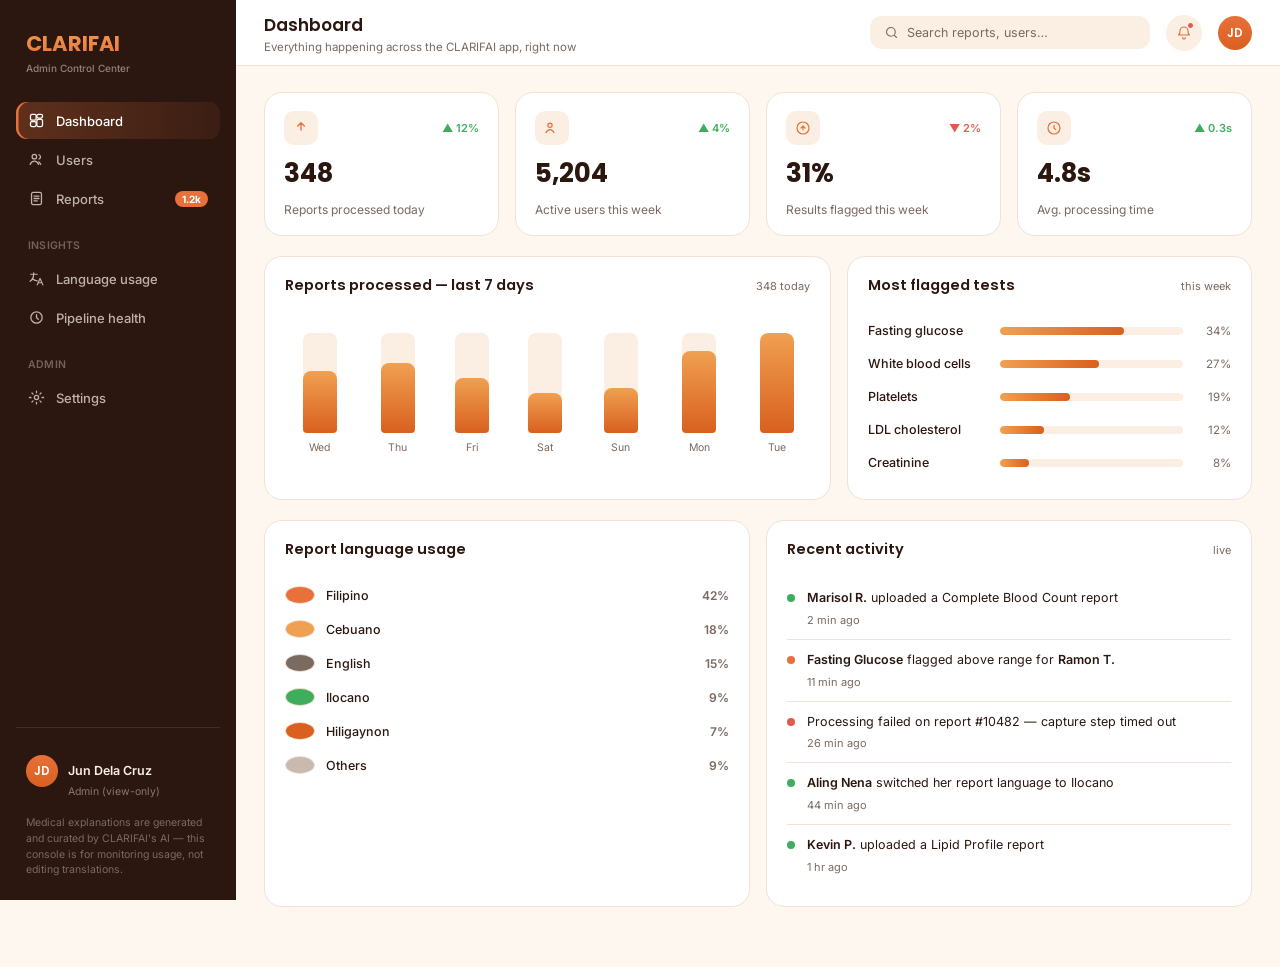
<file: admin.html>
<!DOCTYPE html>
<html lang="en">
<head>
<meta charset="UTF-8">
<meta name="viewport" content="width=device-width, initial-scale=1.0">
<title>CLARIFAI Admin — Control Center</title>
<link rel="preconnect" href="https://fonts.googleapis.com">
<link rel="preconnect" href="https://fonts.gstatic.com" crossorigin>
<link href="https://fonts.googleapis.com/css2?family=Poppins:wght@500;600;700&family=Inter:wght@400;500;600&display=swap" rel="stylesheet">
<style>
  :root{
    --maroon-900:#2B1710;
    --sand-50:#FDF7F0;
    --sand-100:#FBEEE3;
    --paper:#FFFFFF;
    --gold-400:#F0A052;
    --ember-500:#E8703A;
    --ember-600:#D9601F;
    --ink-900:#2B1710;
    --ink-500:#7A6A60;
    --ink-300:#C9B9AE;
    --line:#F0E2D5;
    --green:#3FAE5C;
    --red:#E05A4E;
    --shadow: 0 20px 45px -20px rgba(43,23,16,0.35);
  }
  *{box-sizing:border-box;}
  html,body{margin:0;padding:0;}
  body{
    font-family:'Inter',sans-serif;
    color:var(--ink-900);
    background:var(--sand-50);
    display:flex;
    min-height:100vh;
  }
  h1,h2,h3,h4{margin:0; font-family:'Poppins',sans-serif; font-weight:600; color:var(--ink-900);}
  p{margin:0;}
  button{ font-family:'Inter',sans-serif; }
  ::-webkit-scrollbar{width:8px; height:8px;}
  ::-webkit-scrollbar-thumb{background:var(--ink-300); border-radius:8px;}


  /* ================= SIDEBAR ================= */
  .sidebar{
    width:236px; flex:0 0 auto;
    background:var(--maroon-900);
    display:flex; flex-direction:column;
    padding:22px 16px;
    position:sticky; top:0; height:100vh;
  }
  .brand{ padding:6px 10px 28px; cursor:pointer; }
  .brand .word-logo{
    font-family:'Poppins',sans-serif; font-weight:700; font-size:21px; letter-spacing:0.01em;
    background:linear-gradient(180deg, var(--gold-400), var(--ember-500));
    -webkit-background-clip:text; background-clip:text; color:transparent;
    display:inline-block;
  }
  .brand .word-logo + span{ display:block; font-family:'Inter',sans-serif; font-weight:500; font-size:10px; color:rgba(251,238,227,0.5); margin-top:3px;}


  .nav-group{ margin-bottom:6px; }
  .nav-label{ font-size:10.5px; font-weight:600; color:rgba(251,238,227,0.35); padding:14px 12px 8px; letter-spacing:0.02em; }
  .nav-item{
    display:flex; align-items:center; gap:11px;
    padding:10px 12px; border-radius:11px;
    color:rgba(251,238,227,0.72);
    font-size:13px; font-weight:500;
    cursor:pointer; margin-bottom:2px;
    border:none; background:none; width:100%; text-align:left;
    font-family:'Inter',sans-serif;
  }
  .nav-item svg{ width:17px; height:17px; flex:0 0 auto; }
  .nav-item:hover{ background:rgba(251,238,227,0.06); color:#FBEEE3; }
  .nav-item.active{
    background:linear-gradient(90deg, rgba(232,112,58,0.28), rgba(232,112,58,0.08));
    color:#fff;
    box-shadow:inset 2.5px 0 0 var(--ember-500);
  }
  .nav-badge{
    margin-left:auto; background:var(--ember-500); color:#fff;
    font-size:10px; font-weight:700; padding:2px 7px; border-radius:20px;
  }


  .side-foot{
    margin-top:auto; padding-top:16px; border-top:1px solid rgba(251,238,227,0.1);
    display:flex; align-items:center; gap:10px; padding:14px 10px 4px;
  }
  .side-foot .av{
    width:32px; height:32px; border-radius:50%;
    background:linear-gradient(180deg, var(--ember-500), var(--ember-600));
    display:flex; align-items:center; justify-content:center; color:#fff; font-weight:600; font-size:12px; font-family:'Poppins',sans-serif;
  }
  .side-foot h5{ color:#FBEEE3; font-size:12.5px; margin-bottom:1px; font-family:'Inter',sans-serif; font-weight:600;}
  .side-foot span{ color:rgba(251,238,227,0.45); font-size:10.5px; }
  .side-note{ font-size:10.5px; color:rgba(251,238,227,0.38); line-height:1.5; padding:12px 10px 0; }


  /* ================= MAIN ================= */
  .main{ flex:1 1 auto; min-width:0; display:flex; flex-direction:column; }
  .topbar{
    height:66px; flex:0 0 auto;
    display:flex; align-items:center; justify-content:space-between;
    padding:0 28px; background:var(--paper); border-bottom:1px solid var(--line);
    position:sticky; top:0; z-index:5;
  }
  .topbar h2{ font-size:17px; }
  .topbar .sub{ font-size:11.5px; color:var(--ink-500); font-weight:400; margin-top:2px; }
  .search-box{
    display:flex; align-items:center; gap:8px;
    background:var(--sand-100); border-radius:12px; padding:9px 14px;
    width:280px; color:var(--ink-500); font-size:12.5px;
  }
  .search-box svg{ width:15px; height:15px; flex:0 0 auto; }
  .topbar-right{ display:flex; align-items:center; gap:16px; }
  .icon-pill{
    width:36px; height:36px; border-radius:50%; background:var(--sand-100);
    display:flex; align-items:center; justify-content:center; color:var(--ember-500); position:relative; cursor:pointer;
  }
  .icon-pill svg{ width:16px; height:16px; }
  .icon-pill .dot{ position:absolute; top:7px; right:8px; width:7px; height:7px; border-radius:50%; background:var(--red); border:1.5px solid #fff; }


  .content{ flex:1 1 auto; overflow-y:auto; padding:26px 28px 40px; }
  .view{ display:none; }
  .view.active{ display:block; }


  /* ---- shared card / grid ---- */
  .card{ background:var(--paper); border:1px solid var(--line); border-radius:18px; }
  .grid-4{ display:grid; grid-template-columns:repeat(4,1fr); gap:16px; margin-bottom:20px; }
  .grid-3{ display:grid; grid-template-columns:repeat(3,1fr); gap:16px; margin-bottom:20px; }
  .grid-2{ display:grid; grid-template-columns:1.4fr 1fr; gap:16px; margin-bottom:20px; }
  .grid-2.even{ grid-template-columns:1fr 1fr; }


  /* KPI cards */
  .kpi{ padding:18px 19px; display:flex; flex-direction:column; gap:9px; }
  .kpi .top{ display:flex; align-items:center; justify-content:space-between; }
  .kpi .ic{ width:34px; height:34px; border-radius:10px; background:var(--sand-100); display:flex; align-items:center; justify-content:center; color:var(--ember-500); }
  .kpi .ic svg{ width:16px; height:16px; }
  .kpi .trend{ font-size:11px; font-weight:600; display:flex; align-items:center; gap:3px; }
  .kpi .trend.up{ color:var(--green); }
  .kpi .trend.down{ color:var(--red); }
  .kpi .num{ font-size:26px; font-weight:700; font-family:'Poppins',sans-serif; }
  .kpi .lbl{ font-size:12px; color:var(--ink-500); }


  .panel-head{ display:flex; align-items:center; justify-content:space-between; padding:18px 20px 4px; }
  .panel-head h3{ font-size:14.5px; }
  .panel-head .note{ font-size:11px; color:var(--ink-500); }
  .panel-body{ padding:14px 20px 20px; }


  /* trend bar chart */
  .bar-chart{ display:flex; align-items:flex-end; gap:10px; height:140px; padding-top:8px; }
  .bar-chart .col{ flex:1 1 auto; display:flex; flex-direction:column; align-items:center; gap:8px; }
  .bar-chart .stack{ width:100%; max-width:34px; border-radius:8px 8px 4px 4px; background:var(--sand-100); position:relative; display:flex; align-items:flex-end; overflow:hidden; }
  .bar-chart .fill{ width:100%; background:linear-gradient(180deg, var(--gold-400), var(--ember-600)); border-radius:8px 8px 0 0; }
  .bar-chart .day{ font-size:10.5px; color:var(--ink-500); }


  /* generic breakdown bar row */
  .breakdown-row{ display:flex; align-items:center; gap:12px; padding:9px 0; }
  .breakdown-row .name{ width:120px; flex:0 0 auto; font-size:12.5px; font-weight:500; }
  .breakdown-row .track{ flex:1 1 auto; height:8px; border-radius:6px; background:var(--sand-100); overflow:hidden; }
  .breakdown-row .fill{ height:100%; border-radius:6px; background:linear-gradient(90deg, var(--gold-400), var(--ember-600)); }
  .breakdown-row .pct{ width:36px; text-align:right; font-size:11.5px; color:var(--ink-500); flex:0 0 auto; }


  /* language usage list */
  .lang-usage-row{ display:flex; align-items:center; gap:11px; padding:8px 0; }
  .lang-usage-row .chip{ width:8px; height:8px; border-radius:50%; flex:0 0 auto; }
  .lang-usage-row .name{ flex:1 1 auto; font-size:12.5px; font-weight:500; }
  .lang-usage-row .pct{ font-size:12px; color:var(--ink-500); font-weight:600; }


  /* activity feed */
  .feed-row{ display:flex; gap:12px; padding:11px 0; border-bottom:1px solid var(--line); cursor:pointer; }
  .feed-row:last-child{ border-bottom:none; }
  .feed-row:hover{ background:var(--sand-50); margin:0 -8px; padding-left:8px; padding-right:8px; border-radius:10px; }
  .feed-row .dot{ width:8px; height:8px; border-radius:50%; margin-top:5px; flex:0 0 auto; }
  .feed-row .dot.ok{ background:var(--green); }
  .feed-row .dot.warn{ background:var(--ember-500); }
  .feed-row .dot.err{ background:var(--red); }
  .feed-row .tx p{ font-size:12.5px; line-height:1.5; }
  .feed-row .tx span{ font-size:11px; color:var(--ink-500); }
  .feed-row b{ font-weight:600; }


  /* status pill */
  .pill{ font-size:10.5px; font-weight:700; padding:4px 10px; border-radius:20px; display:inline-flex; align-items:center; gap:5px; }
  .pill.ok{ background:#E9F7ED; color:var(--green); }
  .pill.warn{ background:#FDECE0; color:var(--ember-600); }
  .pill.err{ background:#FDECEB; color:var(--red); }
  .pill.info{ background:var(--sand-100); color:var(--ink-500); }


  /* toolbar (search + filter chips) */
  .toolbar{ display:flex; align-items:center; justify-content:space-between; margin-bottom:16px; gap:14px; flex-wrap:wrap; }
  .chips{ display:flex; gap:8px; }
  .chip{ padding:8px 14px; border-radius:20px; font-size:12px; font-weight:600; color:var(--ink-500); background:var(--paper); border:1px solid var(--line); cursor:pointer; }
  .chip.active{ background:linear-gradient(180deg, var(--ember-500), var(--ember-600)); color:#fff; border-color:transparent; }
  .toolbar .search-box{ width:240px; }


  /* table */
  table{ width:100%; border-collapse:collapse; }
  thead th{ text-align:left; font-size:11px; color:var(--ink-500); font-weight:600; padding:0 14px 10px; border-bottom:1px solid var(--line); }
  tbody td{ padding:13px 14px; font-size:12.5px; border-bottom:1px solid var(--line); vertical-align:middle; }
  tbody tr:last-child td{ border-bottom:none; }
  tbody tr.clickable{ cursor:pointer; }
  tbody tr.clickable:hover{ background:var(--sand-50); }
  .cell-user{ display:flex; align-items:center; gap:10px; }
  .cell-user .av{ width:30px; height:30px; border-radius:50%; background:var(--sand-100); color:var(--ember-500); display:flex; align-items:center; justify-content:center; font-weight:600; font-size:11.5px; font-family:'Poppins',sans-serif; flex:0 0 auto; }
  .cell-user h5{ font-size:12.5px; font-weight:600; margin-bottom:1px; }
  .cell-user span{ font-size:11px; color:var(--ink-500); }
  .link-btn{ background:none; border:none; color:var(--ember-500); font-size:12px; font-weight:600; cursor:pointer; padding:0; font-family:'Inter',sans-serif; }


  /* back row for drill-down views */
  .backrow{ display:flex; align-items:center; gap:12px; margin-bottom:18px; }
  .backrow .iconbtn{
    width:34px; height:34px; border-radius:50%; border:1px solid var(--line); background:var(--paper);
    display:flex; align-items:center; justify-content:center; color:var(--ember-500); cursor:pointer; flex:0 0 auto;
  }
  .backrow .iconbtn svg{ width:16px; height:16px; }


  /* pipeline */
  .step-card{ display:flex; align-items:center; gap:14px; padding:16px 18px; }
  .step-card .snum{ width:36px; height:36px; border-radius:50%; background:var(--sand-100); color:var(--ember-500); display:flex; align-items:center; justify-content:center; font-family:'Poppins',sans-serif; font-weight:700; font-size:13px; flex:0 0 auto; }
  .step-card .mid{ flex:1 1 auto; }
  .step-card h4{ font-size:13px; margin-bottom:2px; }
  .step-card span{ font-size:11.5px; color:var(--ink-500); }
  .step-card .stat{ text-align:right; }
  .step-card .stat b{ display:block; font-size:15px; font-family:'Poppins',sans-serif; }
  .step-card .stat small{ font-size:10.5px; color:var(--ink-500); }


  /* settings */
  .settings-row{ display:flex; align-items:center; justify-content:space-between; padding:15px 20px; border-bottom:1px solid var(--line); }
  .settings-row:last-child{ border-bottom:none; }
  .settings-row .lbl{ font-size:13px; font-weight:500; }
  .settings-row .desc{ font-size:11.5px; color:var(--ink-500); margin-top:2px; }
  .switch{ width:38px; height:22px; border-radius:20px; background:var(--sand-100); position:relative; cursor:pointer; border:none; flex:0 0 auto; }
  .switch.on{ background:linear-gradient(90deg, var(--ember-500), var(--ember-600)); }
  .switch i{ position:absolute; top:2px; left:2px; width:16px; height:16px; border-radius:50%; background:#fff; box-shadow:0 1px 3px rgba(0,0,0,0.2); transition:transform .2s ease; }
  .switch.on i{ transform:translateX(16px); }


  /* ---- user detail ---- */
  .profile-card{ display:flex; align-items:center; gap:16px; padding:20px; margin-bottom:18px; }
  .profile-card .av{
    width:56px; height:56px; border-radius:50%; background:linear-gradient(180deg, var(--ember-500), var(--ember-600));
    color:#fff; display:flex; align-items:center; justify-content:center; font-family:'Poppins',sans-serif; font-weight:700; font-size:19px; flex:0 0 auto;
  }
  .profile-card .info h3{ font-size:16px; margin-bottom:3px; }
  .profile-card .info span{ font-size:12px; color:var(--ink-500); }
  .profile-card .tags{ margin-left:auto; display:flex; gap:8px; }


  /* ---- report detail ---- */
  .test-detail-row{ display:flex; align-items:center; gap:14px; padding:13px 0; border-bottom:1px solid var(--line); }
  .test-detail-row:last-child{ border-bottom:none; }
  .test-detail-row .mid{ flex:1 1 auto; }
  .test-detail-row h4{ font-size:13.5px; margin-bottom:2px; }
  .test-detail-row .range{ font-size:11.5px; color:var(--ink-500); }
  .test-detail-row .val{ font-size:14px; font-weight:600; font-family:'Poppins',sans-serif; width:110px; text-align:right; }


  .meta-strip{ display:flex; gap:22px; padding:16px 20px; flex-wrap:wrap; }
  .meta-strip .m h5{ font-size:11px; color:var(--ink-500); font-weight:500; margin-bottom:4px; }
  .meta-strip .m div{ font-size:13.5px; font-weight:600; font-family:'Poppins',sans-serif; }
</style>
</head>
<body>


<!-- ================= SIDEBAR ================= -->
<div class="sidebar">
  <div class="brand" onclick="showView('dashboard')">
    <span class="word-logo">CLARIFAI</span>
    <span>Admin Control Center</span>
  </div>


  <div class="nav-group">
    <button class="nav-item active" data-view="dashboard" onclick="showView('dashboard')">
      <svg viewBox="0 0 24 24" fill="none"><rect x="3.5" y="3.5" width="8" height="8" rx="2" stroke="currentColor" stroke-width="1.8"/><rect x="12.5" y="3.5" width="8" height="5" rx="2" stroke="currentColor" stroke-width="1.8"/><rect x="12.5" y="10.5" width="8" height="10" rx="2" stroke="currentColor" stroke-width="1.8"/><rect x="3.5" y="13.5" width="8" height="7" rx="2" stroke="currentColor" stroke-width="1.8"/></svg>
      Dashboard
    </button>
    <button class="nav-item" data-view="users" onclick="showView('users')">
      <svg viewBox="0 0 24 24" fill="none"><circle cx="9" cy="8" r="3.2" stroke="currentColor" stroke-width="1.8"/><path d="M3 19c1.3-3.2 3.6-4.7 6-4.7s4.7 1.5 6 4.7" stroke="currentColor" stroke-width="1.8" stroke-linecap="round"/><path d="M15.5 5.3a3.2 3.2 0 0 1 0 6M18 19c-.6-1.6-1.5-2.8-2.6-3.6" stroke="currentColor" stroke-width="1.8" stroke-linecap="round"/></svg>
      Users
    </button>
    <button class="nav-item" data-view="reports" onclick="showView('reports')">
      <svg viewBox="0 0 24 24" fill="none"><rect x="5" y="3.5" width="14" height="17" rx="2" stroke="currentColor" stroke-width="1.8"/><path d="M8.5 8.5h7M8.5 12h7M8.5 15.5h4.5" stroke="currentColor" stroke-width="1.8" stroke-linecap="round"/></svg>
      Reports
      <span class="nav-badge">1.2k</span>
    </button>
  </div>


  <div class="nav-group">
    <div class="nav-label">INSIGHTS</div>
    <button class="nav-item" data-view="languages" onclick="showView('languages')">
      <svg viewBox="0 0 24 24" fill="none"><path d="M4 6h9M8 4v2c0 4.5-2 8-5 10M6 12c1.8 2 4.6 3.2 7 3.4M13 21l4-9 4 9M14.5 18h5" stroke="currentColor" stroke-width="1.7" stroke-linecap="round" stroke-linejoin="round"/></svg>
      Language usage
    </button>
    <button class="nav-item" data-view="pipeline" onclick="showView('pipeline')">
      <svg viewBox="0 0 24 24" fill="none"><path d="M4 12a8 8 0 1 1 16 0 8 8 0 0 1-16 0Z" stroke="currentColor" stroke-width="1.8"/><path d="M12 8v4l2.5 2.5" stroke="currentColor" stroke-width="1.8" stroke-linecap="round" stroke-linejoin="round"/></svg>
      Pipeline health
    </button>
  </div>


  <div class="nav-group">
    <div class="nav-label">ADMIN</div>
    <button class="nav-item" data-view="settings" onclick="showView('settings')">
      <svg viewBox="0 0 24 24" fill="none"><circle cx="12" cy="12" r="3" stroke="currentColor" stroke-width="1.8"/><path d="M12 3v2.2M12 18.8V21M4.2 12H2M22 12h-2.2M5.6 5.6l1.6 1.6M16.8 16.8l1.6 1.6M5.6 18.4l1.6-1.6M16.8 7.2l1.6-1.6" stroke="currentColor" stroke-width="1.8" stroke-linecap="round"/></svg>
      Settings
    </button>
  </div>


  <div class="side-foot">
    <div class="av">JD</div>
    <div><h5>Jun Dela Cruz</h5><span>Admin (view-only)</span></div>
  </div>
  <div class="side-note">Medical explanations are generated and curated by CLARIFAI's AI — this console is for monitoring usage, not editing translations.</div>
</div>


<!-- ================= MAIN ================= -->
<div class="main">
  <div class="topbar">
    <div>
      <h2 id="view-title">Dashboard</h2>
      <div class="sub" id="view-sub">Everything happening across the CLARIFAI app, right now</div>
    </div>
    <div class="topbar-right">
      <div class="search-box"><svg viewBox="0 0 24 24" fill="none"><circle cx="11" cy="11" r="7" stroke="currentColor" stroke-width="1.8"/><path d="m20 20-3.5-3.5" stroke="currentColor" stroke-width="1.8" stroke-linecap="round"/></svg>Search reports, users…</div>
      <div class="icon-pill"><div class="dot"></div><svg viewBox="0 0 24 24" fill="none"><path d="M6 9a6 6 0 0 1 12 0c0 4 1.5 5.5 2 6H4c.5-.5 2-2 2-6Z" stroke="currentColor" stroke-width="1.8" stroke-linejoin="round"/><path d="M10 19a2 2 0 0 0 4 0" stroke="currentColor" stroke-width="1.8" stroke-linecap="round"/></svg></div>
      <div style="width:34px;height:34px;border-radius:50%;background:linear-gradient(180deg,var(--ember-500),var(--ember-600));color:#fff;display:flex;align-items:center;justify-content:center;font-family:'Poppins',sans-serif;font-weight:600;font-size:12px;">JD</div>
    </div>
  </div>


  <div class="content">


    <!-- ============ DASHBOARD ============ -->
    <div class="view active" id="view-dashboard">
      <div class="grid-4">
        <div class="card kpi">
          <div class="top"><div class="ic"><svg viewBox="0 0 24 24" fill="none"><path d="M12 4v11M7 9l5-5 5 5" stroke="currentColor" stroke-width="2" stroke-linecap="round" stroke-linejoin="round"/></svg></div><div class="trend up">▲ 12%</div></div>
          <div class="num">348</div>
          <div class="lbl">Reports processed today</div>
        </div>
        <div class="card kpi">
          <div class="top"><div class="ic"><svg viewBox="0 0 24 24" fill="none"><circle cx="9" cy="8" r="3.2" stroke="currentColor" stroke-width="1.8"/><path d="M3 19c1.3-3.2 3.6-4.7 6-4.7s4.7 1.5 6 4.7" stroke="currentColor" stroke-width="1.8" stroke-linecap="round"/></svg></div><div class="trend up">▲ 4%</div></div>
          <div class="num">5,204</div>
          <div class="lbl">Active users this week</div>
        </div>
        <div class="card kpi">
          <div class="top"><div class="ic"><svg viewBox="0 0 24 24" fill="none"><circle cx="12" cy="12" r="9" stroke="currentColor" stroke-width="1.8"/><path d="M12 15V9m0 0l-3 3m3-3l3 3" stroke="currentColor" stroke-width="1.8" stroke-linecap="round" stroke-linejoin="round"/></svg></div><div class="trend down">▼ 2%</div></div>
          <div class="num">31%</div>
          <div class="lbl">Results flagged this week</div>
        </div>
        <div class="card kpi">
          <div class="top"><div class="ic"><svg viewBox="0 0 24 24" fill="none"><circle cx="12" cy="12" r="9" stroke="currentColor" stroke-width="1.8"/><path d="M12 8v4l2.5 2.5" stroke="currentColor" stroke-width="1.8" stroke-linecap="round" stroke-linejoin="round"/></svg></div><div class="trend up">▲ 0.3s</div></div>
          <div class="num">4.8s</div>
          <div class="lbl">Avg. processing time</div>
        </div>
      </div>


      <div class="grid-2">
        <div class="card">
          <div class="panel-head"><h3>Reports processed — last 7 days</h3><span class="note">348 today</span></div>
          <div class="panel-body">
            <div class="bar-chart" id="trend-chart"></div>
          </div>
        </div>
        <div class="card">
          <div class="panel-head"><h3>Most flagged tests</h3><span class="note">this week</span></div>
          <div class="panel-body" id="flagged-breakdown"></div>
        </div>
      </div>


      <div class="grid-2 even">
        <div class="card">
          <div class="panel-head"><h3>Report language usage</h3></div>
          <div class="panel-body" id="lang-usage"></div>
        </div>
        <div class="card">
          <div class="panel-head"><h3>Recent activity</h3><span class="note">live</span></div>
          <div class="panel-body" id="activity-feed"></div>
        </div>
      </div>
    </div>


    <!-- ============ USERS (list) ============ -->
    <div class="view" id="view-users">
      <div class="grid-3">
        <div class="card kpi"><div class="num">5,204</div><div class="lbl">Total users</div></div>
        <div class="card kpi"><div class="num">312</div><div class="lbl">New this week</div></div>
        <div class="card kpi"><div class="num">78%</div><div class="lbl">Prefer a local language over English</div></div>
      </div>
      <div class="toolbar">
        <div class="chips">
          <div class="chip active">All users</div>
          <div class="chip">Most active</div>
          <div class="chip">New</div>
        </div>
        <div class="search-box"><svg viewBox="0 0 24 24" fill="none"><circle cx="11" cy="11" r="7" stroke="currentColor" stroke-width="1.8"/><path d="m20 20-3.5-3.5" stroke="currentColor" stroke-width="1.8" stroke-linecap="round"/></svg>Search users…</div>
      </div>
      <div class="card">
        <table>
          <thead><tr><th>User</th><th>Reports</th><th>Preferred language</th><th>Last active</th><th>Status</th><th></th></tr></thead>
          <tbody id="users-body"></tbody>
        </table>
      </div>
    </div>


    <!-- ============ USER DETAIL ============ -->
    <div class="view" id="view-user-detail">
      <div class="backrow">
        <div class="iconbtn" onclick="showView('users')"><svg viewBox="0 0 24 24" fill="none"><path d="M15 6l-6 6 6 6" stroke="currentColor" stroke-width="2" stroke-linecap="round" stroke-linejoin="round"/></svg></div>
        <h3 style="font-size:15px;">Back to users</h3>
      </div>
      <div class="card profile-card">
        <div class="av" id="ud-init">MR</div>
        <div class="info">
          <h3 id="ud-name">Marisol Reyes</h3>
          <span id="ud-email">marisol.reyes@email.com</span>
        </div>
        <div class="tags" id="ud-tags"></div>
      </div>
      <div class="grid-3">
        <div class="card kpi"><div class="num" id="ud-reports">6</div><div class="lbl">Reports uploaded</div></div>
        <div class="card kpi"><div class="num" id="ud-flags">3</div><div class="lbl">Flagged results, all time</div></div>
        <div class="card kpi"><div class="num" id="ud-audio">14</div><div class="lbl">Audio explanations played</div></div>
      </div>
      <div class="card" style="margin-bottom:16px;">
        <div class="panel-head"><h3>Report history</h3><span class="note">click a report to see the translated results</span></div>
        <div class="panel-body" style="padding-top:6px;">
          <table>
            <thead><tr><th>Report</th><th>Panel</th><th>Date</th><th>Language</th><th>Flagged</th><th>Status</th></tr></thead>
            <tbody id="ud-reports-body"></tbody>
          </table>
        </div>
      </div>
    </div>


    <!-- ============ REPORTS (list) ============ -->
    <div class="view" id="view-reports">
      <div class="toolbar">
        <div class="chips">
          <div class="chip active">All (1,204)</div>
          <div class="chip">Flagged (372)</div>
          <div class="chip">Processing (6)</div>
          <div class="chip">Errors (3)</div>
        </div>
        <div class="search-box"><svg viewBox="0 0 24 24" fill="none"><circle cx="11" cy="11" r="7" stroke="currentColor" stroke-width="1.8"/><path d="m20 20-3.5-3.5" stroke="currentColor" stroke-width="1.8" stroke-linecap="round"/></svg>Filter by user or panel…</div>
      </div>
      <div class="card">
        <table>
          <thead><tr><th>Report</th><th>User</th><th>Panel</th><th>Uploaded</th><th>Flagged</th><th>Status</th><th></th></tr></thead>
          <tbody id="reports-body"></tbody>
        </table>
      </div>
    </div>


    <!-- ============ REPORT DETAIL ============ -->
    <div class="view" id="view-report-detail">
      <div class="backrow">
        <div class="iconbtn" onclick="showView('reports')"><svg viewBox="0 0 24 24" fill="none"><path d="M15 6l-6 6 6 6" stroke="currentColor" stroke-width="2" stroke-linecap="round" stroke-linejoin="round"/></svg></div>
        <h3 style="font-size:15px;">Back to reports</h3>
      </div>
      <div class="card" style="margin-bottom:16px;">
        <div class="panel-head"><h3 id="rd-title">Complete Blood Count</h3><span class="pill" id="rd-status"></span></div>
        <div class="meta-strip">
          <div class="m"><h5>Uploaded by</h5><div id="rd-user">—</div></div>
          <div class="m"><h5>Date</h5><div id="rd-date">—</div></div>
          <div class="m"><h5>Report language</h5><div id="rd-lang">—</div></div>
          <div class="m"><h5>Audio played</h5><div id="rd-audio">—</div></div>
        </div>
      </div>
      <div class="card">
        <div class="panel-head"><h3>Translated results</h3><span class="note">as shown to the user in the app</span></div>
        <div class="panel-body" id="rd-tests"></div>
      </div>
    </div>


    <!-- ============ LANGUAGES ============ -->
    <div class="view" id="view-languages">
      <div class="grid-2 even">
        <div class="card">
          <div class="panel-head"><h3>Report language usage</h3><span class="note">share of reports generated</span></div>
          <div class="panel-body" id="lang-coverage"></div>
        </div>
        <div class="card">
          <div class="panel-head"><h3>Users by preferred language</h3></div>
          <div class="panel-body" id="lang-users"></div>
        </div>
      </div>
    </div>


    <!-- ============ PIPELINE ============ -->
    <div class="view" id="view-pipeline">
      <div class="grid-3">
        <div class="card kpi"><div class="num">99.4%</div><div class="lbl">Pipeline uptime, 30 days</div></div>
        <div class="card kpi"><div class="num">6</div><div class="lbl">Reports in queue right now</div></div>
        <div class="card kpi"><div class="num">3</div><div class="lbl">Errors in the last 24 hours</div></div>
      </div>
      <div class="card" style="margin-bottom:16px;">
        <div class="panel-head"><h3>Pipeline steps — average latency</h3></div>
        <div class="panel-body" style="display:flex; flex-direction:column; gap:10px;" id="pipeline-steps"></div>
      </div>
      <div class="card">
        <div class="panel-head"><h3>Recent errors</h3><span class="note">last 24 hours</span></div>
        <div class="panel-body" style="padding-top:6px;">
          <table>
            <thead><tr><th>Time</th><th>Report</th><th>Step</th><th>Message</th></tr></thead>
            <tbody id="errors-body"></tbody>
          </table>
        </div>
      </div>
    </div>


    <!-- ============ SETTINGS ============ -->
    <div class="view" id="view-settings">
      <div class="card" style="margin-bottom:16px;">
        <div class="panel-head"><h3>Account</h3></div>
        <div class="settings-row"><div><div class="lbl">Jun Dela Cruz</div><div class="desc">jun.delacruz@clarifai.ph · Admin (view-only access)</div></div><button class="link-btn">Edit</button></div>
        <div class="settings-row"><div><div class="lbl">Two-factor authentication</div><div class="desc">Require a code at every admin sign-in</div></div><div class="switch on" onclick="this.classList.toggle('on')"><i></i></div></div>
      </div>
      <div class="card" style="margin-bottom:16px;">
        <div class="panel-head"><h3>Notifications</h3></div>
        <div class="settings-row"><div><div class="lbl">Pipeline errors</div><div class="desc">Email the on-call admin when a report fails to process</div></div><div class="switch on" onclick="this.classList.toggle('on')"><i></i></div></div>
        <div class="settings-row"><div><div class="lbl">Weekly summary</div><div class="desc">Usage and flagged-result digest every Monday</div></div><div class="switch on" onclick="this.classList.toggle('on')"><i></i></div></div>
      </div>
      <div class="card">
        <div class="panel-head"><h3>Data &amp; access</h3></div>
        <div class="settings-row"><div><div class="lbl">Admin roles</div><div class="desc">Manage who can view usage statistics</div></div><button class="link-btn">Manage</button></div>
        <div class="settings-row"><div><div class="lbl">Export usage report</div><div class="desc">Download a de-identified CSV of app activity</div></div><button class="link-btn">Export</button></div>
      </div>
    </div>


  </div>
</div>


<script>
  const VIEW_META = {
    dashboard:{ title:'Dashboard', sub:'Everything happening across the CLARIFAI app, right now' },
    users:{ title:'Users', sub:'Everyone using CLARIFAI, and how they use it' },
    'user-detail':{ title:'User profile', sub:'Report history and translation activity for this user' },
    reports:{ title:'Reports', sub:'Every lab report uploaded and processed through the app' },
    'report-detail':{ title:'Report detail', sub:'The translated result exactly as the user saw it' },
    languages:{ title:'Language usage', sub:'How Philippine languages are used across the app' },
    pipeline:{ title:'Pipeline health', sub:'How the capture → explain pipeline is performing' },
    settings:{ title:'Settings', sub:'Admin account, notifications, and access controls' }
  };


  function showView(name){
    document.querySelectorAll('.nav-item').forEach(n=>n.classList.toggle('active', n.dataset.view===name));
    document.querySelectorAll('.view').forEach(v=>v.classList.remove('active'));
    document.getElementById('view-'+name).classList.add('active');
    document.getElementById('view-title').textContent = VIEW_META[name].title;
    document.getElementById('view-sub').textContent = VIEW_META[name].sub;
    document.querySelector('.content').scrollTop = 0;
  }


  // ---- Dashboard: trend chart ----
  (function(){
    const days = [
      {d:'Wed', v:0.62},{d:'Thu', v:0.7},{d:'Fri', v:0.55},{d:'Sat', v:0.4},
      {d:'Sun', v:0.45},{d:'Mon', v:0.82},{d:'Tue', v:1}
    ];
    const wrap = document.getElementById('trend-chart');
    days.forEach(day=>{
      const col = document.createElement('div'); col.className='col';
      const stack = document.createElement('div'); stack.className='stack'; stack.style.height='100px';
      const fill = document.createElement('div'); fill.className='fill'; fill.style.height=(day.v*100)+'%';
      stack.appendChild(fill);
      const lbl = document.createElement('div'); lbl.className='day'; lbl.textContent=day.d;
      col.appendChild(stack); col.appendChild(lbl);
      wrap.appendChild(col);
    });
  })();


  // ---- Dashboard: flagged breakdown ----
  const FLAGGED = [
    {name:'Fasting glucose', pct:34},
    {name:'White blood cells', pct:27},
    {name:'Platelets', pct:19},
    {name:'LDL cholesterol', pct:12},
    {name:'Creatinine', pct:8}
  ];
  (function(){
    const wrap = document.getElementById('flagged-breakdown');
    FLAGGED.forEach(f=>{
      wrap.innerHTML += `<div class="breakdown-row"><div class="name">${f.name}</div><div class="track"><div class="fill" style="width:${f.pct*2}%;"></div></div><div class="pct">${f.pct}%</div></div>`;
    });
  })();


  // ---- Dashboard: language usage ----
  const LANGS = [
    {name:'Filipino', pct:42, c:'#E8703A'},
    {name:'Cebuano', pct:18, c:'#F0A052'},
    {name:'English', pct:15, c:'#7A6A60'},
    {name:'Ilocano', pct:9, c:'#3FAE5C'},
    {name:'Hiligaynon', pct:7, c:'#D9601F'},
    {name:'Others', pct:9, c:'#C9B9AE'}
  ];
  (function(){
    const wrap = document.getElementById('lang-usage');
    LANGS.forEach(l=>{
      wrap.innerHTML += `<div class="lang-usage-row"><div class="chip" style="background:${l.c};"></div><div class="name">${l.name}</div><div class="pct">${l.pct}%</div></div>`;
    });
    const wrap2 = document.getElementById('lang-coverage');
    LANGS.forEach(l=>{
      wrap2.innerHTML += `<div class="breakdown-row"><div class="name">${l.name}</div><div class="track"><div class="fill" style="width:${l.pct*2}%;"></div></div><div class="pct">${l.pct}%</div></div>`;
    });
  })();


  // ---- Dashboard: activity feed (clickable -> relevant user/report) ----
  const ACTIVITY = [
    {dot:'ok', text:'<b>Marisol R.</b> uploaded a Complete Blood Count report', time:'2 min ago', go:()=>openReportDetail('10502')},
    {dot:'warn', text:'<b>Fasting Glucose</b> flagged above range for <b>Ramon T.</b>', time:'11 min ago', go:()=>openReportDetail('10501')},
    {dot:'err', text:'Processing failed on report #10482 — capture step timed out', time:'26 min ago', go:()=>openReportDetail('10482')},
    {dot:'ok', text:'<b>Aling Nena</b> switched her report language to Ilocano', time:'44 min ago', go:()=>openUserDetail('AN')},
    {dot:'ok', text:'<b>Kevin P.</b> uploaded a Lipid Profile report', time:'1 hr ago', go:()=>openUserDetail('KP')}
  ];
  (function(){
    const wrap = document.getElementById('activity-feed');
    ACTIVITY.forEach((a,i)=>{
      wrap.innerHTML += `<div class="feed-row" onclick="ACTIVITY[${i}].go()"><div class="dot ${a.dot}"></div><div class="tx"><p>${a.text}</p><span>${a.time}</span></div></div>`;
    });
  })();


  // ---- Shared data: reports (with translated test breakdown) ----
  const REPORTS = {
    '10502':{ user:'MR', panel:'Complete Blood Count', date:'Sept 2, 2026', lang:'Filipino', audio:'Played · 2×', flagged:2, status:'warn',
      tests:[
        {name:'Hemoglobin', value:'14.5 g/dL', range:'12.0 – 16.0 g/dL', flag:'ok'},
        {name:'White Blood Cells', value:'12.4 ×10⁹/L', range:'4.5 – 11.0 ×10⁹/L', flag:'high'},
        {name:'Platelets', value:'142 ×10⁹/L', range:'150 – 450 ×10⁹/L', flag:'low'}
      ]},
    '10501':{ user:'RT', panel:'Fasting Glucose', date:'Sept 2, 2026', lang:'Cebuano', audio:'Not played', flagged:1, status:'warn',
      tests:[ {name:'Fasting Glucose', value:'118 mg/dL', range:'70 – 99 mg/dL', flag:'high'} ]},
    '10499':{ user:'AN', panel:'Lipid Profile', date:'Sept 1, 2026', lang:'Ilocano', audio:'Played · 1×', flagged:0, status:'ok',
      tests:[
        {name:'LDL Cholesterol', value:'92 mg/dL', range:'< 100 mg/dL', flag:'ok'},
        {name:'HDL Cholesterol', value:'54 mg/dL', range:'> 40 mg/dL', flag:'ok'}
      ]},
    '10496':{ user:'KP', panel:'Urinalysis', date:'Aug 31, 2026', lang:'English', audio:'Not played', flagged:0, status:'ok',
      tests:[ {name:'Protein', value:'Negative', range:'Negative', flag:'ok'} ]},
    '10488':{ user:'GU', panel:'Thyroid Panel', date:'Aug 30, 2026', lang:'Hiligaynon', audio:'Played · 3×', flagged:1, status:'warn',
      tests:[ {name:'TSH', value:'5.8 mIU/L', range:'0.4 – 4.0 mIU/L', flag:'high'} ]},
    '10482':{ user:'NS', panel:'Complete Blood Count', date:'Aug 29, 2026', lang:'Filipino', audio:'Not played', flagged:0, status:'err',
      tests:[ {name:'—', value:'—', range:'Processing failed at capture step', flag:'ok'} ]}
  };


  const USERS = {
    'MR':{ name:'Marisol Reyes', email:'marisol.reyes@email.com', reports:6, lang:'Filipino', active:'2 min ago', status:'ok', flags:3, audio:14 },
    'RT':{ name:'Ramon Torres', email:'ramon.torres@email.com', reports:3, lang:'Cebuano', active:'11 min ago', status:'ok', flags:1, audio:2 },
    'AN':{ name:'Aling Nena', email:'aling.nena@email.com', reports:9, lang:'Ilocano', active:'44 min ago', status:'ok', flags:2, audio:21 },
    'KP':{ name:'Kevin Padilla', email:'kevin.padilla@email.com', reports:2, lang:'English', active:'1 hr ago', status:'ok', flags:0, audio:0 },
    'GU':{ name:'Grace Uy', email:'grace.uy@email.com', reports:5, lang:'Hiligaynon', active:'3 hrs ago', status:'inactive', flags:1, audio:6 },
    'NS':{ name:'Noel Santos', email:'noel.santos@email.com', reports:4, lang:'Filipino', active:'1 day ago', status:'inactive', flags:0, audio:3 }
  };


  // ---- Users table ----
  (function(){
    const wrap = document.getElementById('users-body');
    Object.keys(USERS).forEach(id=>{
      const u = USERS[id];
      const init = u.name.split(' ').map(w=>w[0]).join('').slice(0,2).toUpperCase();
      const pill = u.status==='ok' ? '<span class="pill ok">Active</span>' : '<span class="pill info">Inactive</span>';
      wrap.innerHTML += `<tr class="clickable" onclick="openUserDetail('${id}')">
        <td><div class="cell-user"><div class="av">${init}</div><div><h5>${u.name}</h5><span>${u.email}</span></div></div></td>
        <td>${u.reports}</td>
        <td>${u.lang}</td>
        <td>${u.active}</td>
        <td>${pill}</td>
        <td><button class="link-btn" onclick="event.stopPropagation(); openUserDetail('${id}')">View</button></td>
      </tr>`;
    });
  })();


  // ---- Reports table ----
  (function(){
    const wrap = document.getElementById('reports-body');
    Object.keys(REPORTS).forEach(id=>{
      const r = REPORTS[id];
      const u = USERS[r.user];
      const pill = r.status==='ok' ? '<span class="pill ok">Processed</span>' : r.status==='warn' ? '<span class="pill warn">Flagged</span>' : '<span class="pill err">Error</span>';
      const init = u.name.split(' ').map(w=>w[0]).join('').slice(0,2).toUpperCase();
      wrap.innerHTML += `<tr class="clickable" onclick="openReportDetail('${id}')">
        <td>#${id}</td>
        <td><div class="cell-user"><div class="av">${init}</div><div><h5>${u.name}</h5></div></div></td>
        <td>${r.panel}</td>
        <td>${r.date}</td>
        <td>${r.flagged}</td>
        <td>${pill}</td>
        <td><button class="link-btn" onclick="event.stopPropagation(); openReportDetail('${id}')">View</button></td>
      </tr>`;
    });
  })();


  // ---- User detail ----
  function openUserDetail(id){
    const u = USERS[id];
    const init = u.name.split(' ').map(w=>w[0]).join('').slice(0,2).toUpperCase();
    document.getElementById('ud-init').textContent = init;
    document.getElementById('ud-name').textContent = u.name;
    document.getElementById('ud-email').textContent = u.email;
    document.getElementById('ud-reports').textContent = u.reports;
    document.getElementById('ud-flags').textContent = u.flags;
    document.getElementById('ud-audio').textContent = u.audio;
    document.getElementById('ud-tags').innerHTML =
      `<span class="pill info">${u.lang}</span>` + (u.status==='ok' ? '<span class="pill ok">Active</span>' : '<span class="pill info">Inactive</span>');


    const body = document.getElementById('ud-reports-body');
    body.innerHTML = '';
    Object.keys(REPORTS).filter(rid=>REPORTS[rid].user===id).forEach(rid=>{
      const r = REPORTS[rid];
      const pill = r.status==='ok' ? '<span class="pill ok">Processed</span>' : r.status==='warn' ? '<span class="pill warn">Flagged</span>' : '<span class="pill err">Error</span>';
      body.innerHTML += `<tr class="clickable" onclick="openReportDetail('${rid}')">
        <td>#${rid}</td><td>${r.panel}</td><td>${r.date}</td><td>${r.lang}</td><td>${r.flagged}</td><td>${pill}</td>
      </tr>`;
    });
    if(!body.innerHTML){ body.innerHTML = '<tr><td colspan="6" style="color:var(--ink-500);">No reports uploaded yet.</td></tr>'; }


    document.querySelectorAll('.view').forEach(v=>v.classList.remove('active'));
    document.getElementById('view-user-detail').classList.add('active');
    document.getElementById('view-title').textContent = VIEW_META['user-detail'].title;
    document.getElementById('view-sub').textContent = VIEW_META['user-detail'].sub;
    document.querySelectorAll('.nav-item').forEach(n=>n.classList.toggle('active', n.dataset.view==='users'));
    document.querySelector('.content').scrollTop = 0;
  }


  // ---- Report detail ----
  function openReportDetail(id){
    const r = REPORTS[id];
    const u = USERS[r.user];
    document.getElementById('rd-title').textContent = r.panel + '  ·  #' + id;
    const pill = r.status==='ok' ? 'pill ok' : r.status==='warn' ? 'pill warn' : 'pill err';
    const pillText = r.status==='ok' ? 'Processed' : r.status==='warn' ? 'Flagged' : 'Error';
    const pillEl = document.getElementById('rd-status');
    pillEl.className = pill; pillEl.textContent = pillText;
    document.getElementById('rd-user').textContent = u.name;
    document.getElementById('rd-date').textContent = r.date;
    document.getElementById('rd-lang').textContent = r.lang;
    document.getElementById('rd-audio').textContent = r.audio;


    const wrap = document.getElementById('rd-tests');
    wrap.innerHTML = '';
    r.tests.forEach(t=>{
      const pillClass = t.flag==='ok' ? 'pill ok' : t.flag==='high' ? 'pill warn' : 'pill err';
      const pillLabel = t.flag==='ok' ? 'In range' : t.flag==='high' ? 'Above' : 'Below';
      wrap.innerHTML += `<div class="test-detail-row">
        <div class="mid"><h4>${t.name}</h4><div class="range">${t.range}</div></div>
        <span class="${pillClass}">${pillLabel}</span>
        <div class="val">${t.value}</div>
      </div>`;
    });


    document.querySelectorAll('.view').forEach(v=>v.classList.remove('active'));
    document.getElementById('view-report-detail').classList.add('active');
    document.getElementById('view-title').textContent = VIEW_META['report-detail'].title;
    document.getElementById('view-sub').textContent = VIEW_META['report-detail'].sub;
    document.querySelectorAll('.nav-item').forEach(n=>n.classList.toggle('active', n.dataset.view==='reports'));
    document.querySelector('.content').scrollTop = 0;
  }


  // ---- Languages page: users by language ----
  (function(){
    const counts = {};
    Object.values(USERS).forEach(u=>{ counts[u.lang] = (counts[u.lang]||0) + 1; });
    const total = Object.values(USERS).length;
    const wrap = document.getElementById('lang-users');
    Object.keys(counts).forEach(lang=>{
      const pct = Math.round((counts[lang]/total)*100);
      wrap.innerHTML += `<div class="breakdown-row"><div class="name">${lang}</div><div class="track"><div class="fill" style="width:${pct}%;"></div></div><div class="pct">${counts[lang]}</div></div>`;
    });
  })();


  // ---- Pipeline steps ----
  const STEPS = [
    {name:'Capture', desc:'Scanning the uploaded document', lat:'0.6s', pct:99.8},
    {name:'Identify', desc:'Finding test names, values, ranges', lat:'1.1s', pct:99.2},
    {name:'Match', desc:'Checking the medical knowledge base', lat:'0.9s', pct:99.9},
    {name:'Explain', desc:'Writing the plain-language explanation', lat:'1.7s', pct:98.6},
    {name:'Deliver', desc:'Preparing the results for the app', lat:'0.5s', pct:100}
  ];
  (function(){
    const wrap = document.getElementById('pipeline-steps');
    STEPS.forEach((s,i)=>{
      wrap.innerHTML += `<div class="card step-card">
        <div class="snum">${i+1}</div>
        <div class="mid"><h4>${s.name}</h4><span>${s.desc}</span></div>
        <div class="stat"><b>${s.lat}</b><small>${s.pct}% success</small></div>
      </div>`;
    });
  })();


  const ERRORS = [
    {time:'11:42 AM', report:'10482', step:'Capture', msg:'Image resolution too low to read reliably'},
    {time:'9:15 AM', report:'10470', step:'Match', msg:'Test name not found in knowledge base'},
    {time:'7:03 AM', report:'10461', step:'Explain', msg:'Timed out generating audio narration'}
  ];
  (function(){
    const wrap = document.getElementById('errors-body');
    ERRORS.forEach(e=>{
      wrap.innerHTML += `<tr><td>${e.time}</td><td>#${e.report}</td><td>${e.step}</td><td>${e.msg}</td></tr>`;
    });
  })();
</script>
</body>
</html>
</file>
<file: admin/clarifai-admin/style.css>
:root{
    --maroon-900:#2B1710;
    --sand-50:#FDF7F0;
    --sand-100:#FBEEE3;
    --paper:#FFFFFF;
    --gold-400:#F0A052;
    --ember-500:#E8703A;
    --ember-600:#D9601F;
    --ink-900:#2B1710;
    --ink-500:#7A6A60;
    --ink-300:#C9B9AE;
    --line:#F0E2D5;
    --green:#3FAE5C;
    --red:#E05A4E;
    --shadow: 0 20px 45px -20px rgba(43,23,16,0.35);
  }
  *{box-sizing:border-box;}
  html,body{margin:0;padding:0;}
  body{
    font-family:'Inter',sans-serif;
    color:var(--ink-900);
    background:var(--sand-50);
    display:flex;
    min-height:100vh;
  }
  h1,h2,h3,h4{margin:0; font-family:'Poppins',sans-serif; font-weight:600; color:var(--ink-900);}
  p{margin:0;}
  button{ font-family:'Inter',sans-serif; }
  ::-webkit-scrollbar{width:8px; height:8px;}
  ::-webkit-scrollbar-thumb{background:var(--ink-300); border-radius:8px;}




  /* ================= SIDEBAR ================= */
  .sidebar{
    width:236px; flex:0 0 auto;
    background:var(--maroon-900);
    display:flex; flex-direction:column;
    padding:22px 16px;
    position:sticky; top:0; height:100vh;
  }
  .brand{ padding:6px 10px 28px; cursor:pointer; }
  .brand-row{ display:flex; align-items:center; gap:8px; }
  .brand-symbol{ width:28px; height:28px; object-fit:contain; flex:0 0 auto; border-radius:6px; }
  .brand-word{
    font-family:'Poppins',sans-serif; font-weight:700; font-size:19px; line-height:1;
    background:linear-gradient(180deg, var(--gold-400), var(--ember-500));
    -webkit-background-clip:text; background-clip:text; color:transparent;
  }
  .brand-sub{
    display:block; font-family:'Inter',sans-serif; font-weight:500;
    font-size:10px; color:rgba(251,238,227,0.5); margin-top:6px;
  }




  .nav-group{ margin-bottom:6px; }
  .nav-label{ font-size:10.5px; font-weight:600; color:rgba(251,238,227,0.35); padding:14px 12px 8px; letter-spacing:0.02em; }
  .nav-item{
    display:flex; align-items:center; gap:11px;
    padding:10px 12px; border-radius:11px;
    color:rgba(251,238,227,0.72);
    font-size:13px; font-weight:500;
    cursor:pointer; margin-bottom:2px;
    border:none; background:none; width:100%; text-align:left;
    font-family:'Inter',sans-serif;
  }
  .nav-item svg{ width:17px; height:17px; flex:0 0 auto; }
  .nav-item:hover{ background:rgba(251,238,227,0.06); color:#FBEEE3; }
  .nav-item.active{
    background:linear-gradient(90deg, rgba(232,112,58,0.28), rgba(232,112,58,0.08));
    color:#fff;
    box-shadow:inset 2.5px 0 0 var(--ember-500);
  }
  .nav-badge{
    margin-left:auto; background:var(--ember-500); color:#fff;
    font-size:10px; font-weight:700; padding:2px 7px; border-radius:20px;
  }




  .side-foot{
    margin-top:auto; padding-top:16px; border-top:1px solid rgba(251,238,227,0.1);
    display:flex; align-items:center; gap:10px; padding:14px 10px 4px;
  }
  .side-foot .av{
    width:32px; height:32px; border-radius:50%;
    background:linear-gradient(180deg, var(--ember-500), var(--ember-600));
    display:flex; align-items:center; justify-content:center; color:#fff; font-weight:600; font-size:12px; font-family:'Poppins',sans-serif;
  }
  .side-foot h5{ color:#FBEEE3; font-size:12.5px; margin-bottom:1px; font-family:'Inter',sans-serif; font-weight:600;}
  .side-foot span{ color:rgba(251,238,227,0.45); font-size:10.5px; }
  .side-note{ font-size:10.5px; color:rgba(251,238,227,0.38); line-height:1.5; padding:12px 10px 0; }




  /* ================= MAIN ================= */
  .main{ flex:1 1 auto; min-width:0; display:flex; flex-direction:column; }
  .topbar{
    height:66px; flex:0 0 auto;
    display:flex; align-items:center; justify-content:space-between;
    padding:0 28px; background:var(--paper); border-bottom:1px solid var(--line);
    position:sticky; top:0; z-index:5;
  }
  .topbar h2{ font-size:17px; }
  .topbar .sub{ font-size:11.5px; color:var(--ink-500); font-weight:400; margin-top:2px; }
  .search-box{
    display:flex; align-items:center; gap:8px;
    background:var(--sand-100); border-radius:12px; padding:9px 14px;
    width:280px; color:var(--ink-500); font-size:12.5px;
  }
  .search-box svg{ width:15px; height:15px; flex:0 0 auto; }
  .topbar-right{ display:flex; align-items:center; gap:16px; }
  .icon-pill{
    width:36px; height:36px; border-radius:50%; background:var(--sand-100);
    display:flex; align-items:center; justify-content:center; color:var(--ember-500); position:relative; cursor:pointer;
  }
  .icon-pill svg{ width:16px; height:16px; }
  .icon-pill .dot{ position:absolute; top:7px; right:8px; width:7px; height:7px; border-radius:50%; background:var(--red); border:1.5px solid #fff; }




  .content{ flex:1 1 auto; overflow-y:auto; padding:26px 28px 40px; }
  .view{ display:none; }
  .view.active{ display:block; }




  /* ---- shared card / grid ---- */
  .card{ background:var(--paper); border:1px solid var(--line); border-radius:18px; }
  .grid-4{ display:grid; grid-template-columns:repeat(4,1fr); gap:16px; margin-bottom:20px; }
  .grid-3{ display:grid; grid-template-columns:repeat(3,1fr); gap:16px; margin-bottom:20px; }
  .grid-2{ display:grid; grid-template-columns:1.4fr 1fr; gap:16px; margin-bottom:20px; }
  .grid-2.even{ grid-template-columns:1fr 1fr; }




  /* KPI cards */
  .kpi{ padding:18px 19px; display:flex; flex-direction:column; gap:9px; }
  .kpi .top{ display:flex; align-items:center; justify-content:space-between; }
  .kpi .ic{ width:34px; height:34px; border-radius:10px; background:var(--sand-100); display:flex; align-items:center; justify-content:center; color:var(--ember-500); }
  .kpi .ic svg{ width:16px; height:16px; }
  .kpi .trend{ font-size:11px; font-weight:600; display:flex; align-items:center; gap:3px; }
  .kpi .trend.up{ color:var(--green); }
  .kpi .trend.down{ color:var(--red); }
  .kpi .num{ font-size:26px; font-weight:700; font-family:'Poppins',sans-serif; }
  .kpi .lbl{ font-size:12px; color:var(--ink-500); }




  .panel-head{ display:flex; align-items:center; justify-content:space-between; padding:18px 20px 4px; }
  .panel-head h3{ font-size:14.5px; }
  .panel-head .note{ font-size:11px; color:var(--ink-500); }
  .panel-body{ padding:14px 20px 20px; }




  /* trend bar chart */
  .bar-chart{ display:flex; align-items:flex-end; gap:10px; height:140px; padding-top:8px; }
  .bar-chart .col{ flex:1 1 auto; display:flex; flex-direction:column; align-items:center; gap:8px; }
  .bar-chart .stack{ width:100%; max-width:34px; border-radius:8px 8px 4px 4px; background:var(--sand-100); position:relative; display:flex; align-items:flex-end; overflow:hidden; }
  .bar-chart .fill{ width:100%; background:linear-gradient(180deg, var(--gold-400), var(--ember-600)); border-radius:8px 8px 0 0; }
  .bar-chart .day{ font-size:10.5px; color:var(--ink-500); }




  /* generic breakdown bar row */
  .breakdown-row{ display:flex; align-items:center; gap:12px; padding:9px 0; }
  .breakdown-row .name{ width:120px; flex:0 0 auto; font-size:12.5px; font-weight:500; }
  .breakdown-row .track{ flex:1 1 auto; height:8px; border-radius:6px; background:var(--sand-100); overflow:hidden; }
  .breakdown-row .fill{ height:100%; border-radius:6px; background:linear-gradient(90deg, var(--gold-400), var(--ember-600)); }
  .breakdown-row .pct{ width:36px; text-align:right; font-size:11.5px; color:var(--ink-500); flex:0 0 auto; }




  /* language usage list */
  .lang-usage-row{ display:flex; align-items:center; gap:11px; padding:8px 0; }
  .lang-usage-row .chip{ width:8px; height:8px; border-radius:50%; flex:0 0 auto; }
  .lang-usage-row .name{ flex:1 1 auto; font-size:12.5px; font-weight:500; }
  .lang-usage-row .pct{ font-size:12px; color:var(--ink-500); font-weight:600; }




  /* activity feed */
  .feed-row{ display:flex; gap:12px; padding:11px 0; border-bottom:1px solid var(--line); cursor:pointer; }
  .feed-row:last-child{ border-bottom:none; }
  .feed-row:hover{ background:var(--sand-50); margin:0 -8px; padding-left:8px; padding-right:8px; border-radius:10px; }
  .feed-row .dot{ width:8px; height:8px; border-radius:50%; margin-top:5px; flex:0 0 auto; }
  .feed-row .dot.ok{ background:var(--green); }
  .feed-row .dot.warn{ background:var(--ember-500); }
  .feed-row .dot.err{ background:var(--red); }
  .feed-row .tx p{ font-size:12.5px; line-height:1.5; }
  .feed-row .tx span{ font-size:11px; color:var(--ink-500); }
  .feed-row b{ font-weight:600; }




  /* status pill */
  .pill{ font-size:10.5px; font-weight:700; padding:4px 10px; border-radius:20px; display:inline-flex; align-items:center; gap:5px; }
  .pill.ok{ background:#E9F7ED; color:var(--green); }
  .pill.warn{ background:#FDECE0; color:var(--ember-600); }
  .pill.err{ background:#FDECEB; color:var(--red); }
  .pill.info{ background:var(--sand-100); color:var(--ink-500); }




  /* toolbar (search + filter chips) */
  .toolbar{ display:flex; align-items:center; justify-content:space-between; margin-bottom:16px; gap:14px; flex-wrap:wrap; }
  .chips{ display:flex; gap:8px; }
  .chip{ padding:8px 14px; border-radius:20px; font-size:12px; font-weight:600; color:var(--ink-500); background:var(--paper); border:1px solid var(--line); cursor:pointer; }
  .chip.active{ background:linear-gradient(180deg, var(--ember-500), var(--ember-600)); color:#fff; border-color:transparent; }
  .toolbar .search-box{ width:240px; }




  /* table */
  table{ width:100%; border-collapse:collapse; }
  thead th{ text-align:left; font-size:11px; color:var(--ink-500); font-weight:600; padding:0 14px 10px; border-bottom:1px solid var(--line); }
  tbody td{ padding:13px 14px; font-size:12.5px; border-bottom:1px solid var(--line); vertical-align:middle; }
  tbody tr:last-child td{ border-bottom:none; }
  tbody tr.clickable{ cursor:pointer; }
  tbody tr.clickable:hover{ background:var(--sand-50); }
  .cell-user{ display:flex; align-items:center; gap:10px; }
  .cell-user .av{ width:30px; height:30px; border-radius:50%; background:var(--sand-100); color:var(--ember-500); display:flex; align-items:center; justify-content:center; font-weight:600; font-size:11.5px; font-family:'Poppins',sans-serif; flex:0 0 auto; }
  .cell-user h5{ font-size:12.5px; font-weight:600; margin-bottom:1px; }
  .cell-user span{ font-size:11px; color:var(--ink-500); }
  .link-btn{ background:none; border:none; color:var(--ember-500); font-size:12px; font-weight:600; cursor:pointer; padding:0; font-family:'Inter',sans-serif; }




  /* back row for drill-down views */
  .backrow{ display:flex; align-items:center; gap:12px; margin-bottom:18px; }
  .backrow .iconbtn{
    width:34px; height:34px; border-radius:50%; border:1px solid var(--line); background:var(--paper);
    display:flex; align-items:center; justify-content:center; color:var(--ember-500); cursor:pointer; flex:0 0 auto;
  }
  .backrow .iconbtn svg{ width:16px; height:16px; }




  /* pipeline */
  .step-card{ display:flex; align-items:center; gap:14px; padding:16px 18px; }
  .step-card .snum{ width:36px; height:36px; border-radius:50%; background:var(--sand-100); color:var(--ember-500); display:flex; align-items:center; justify-content:center; font-family:'Poppins',sans-serif; font-weight:700; font-size:13px; flex:0 0 auto; }
  .step-card .mid{ flex:1 1 auto; }
  .step-card h4{ font-size:13px; margin-bottom:2px; }
  .step-card span{ font-size:11.5px; color:var(--ink-500); }
  .step-card .stat{ text-align:right; }
  .step-card .stat b{ display:block; font-size:15px; font-family:'Poppins',sans-serif; }
  .step-card .stat small{ font-size:10.5px; color:var(--ink-500); }




  /* settings */
  .settings-row{ display:flex; align-items:center; justify-content:space-between; padding:15px 20px; border-bottom:1px solid var(--line); }
  .settings-row:last-child{ border-bottom:none; }
  .settings-row .lbl{ font-size:13px; font-weight:500; }
  .settings-row .desc{ font-size:11.5px; color:var(--ink-500); margin-top:2px; }
  .switch{ width:38px; height:22px; border-radius:20px; background:var(--sand-100); position:relative; cursor:pointer; border:none; flex:0 0 auto; }
  .switch.on{ background:linear-gradient(90deg, var(--ember-500), var(--ember-600)); }
  .switch i{ position:absolute; top:2px; left:2px; width:16px; height:16px; border-radius:50%; background:#fff; box-shadow:0 1px 3px rgba(0,0,0,0.2); transition:transform .2s ease; }
  .switch.on i{ transform:translateX(16px); }




  /* ---- user detail ---- */
  .profile-card{ display:flex; align-items:center; gap:16px; padding:20px; margin-bottom:18px; }
  .profile-card .av{
    width:56px; height:56px; border-radius:50%; background:linear-gradient(180deg, var(--ember-500), var(--ember-600));
    color:#fff; display:flex; align-items:center; justify-content:center; font-family:'Poppins',sans-serif; font-weight:700; font-size:19px; flex:0 0 auto;
  }
  .profile-card .info h3{ font-size:16px; margin-bottom:3px; }
  .profile-card .info span{ font-size:12px; color:var(--ink-500); }
  .profile-card .tags{ margin-left:auto; display:flex; gap:8px; }
  .privacy-banner{
    display:flex; align-items:flex-start; gap:11px; padding:12px 14px; margin-bottom:16px;
    background:var(--sand-100); border:1px solid var(--line); border-radius:14px;
    color:var(--ink-500); font-size:11.5px; line-height:1.5;
  }
  .privacy-banner svg{ width:16px; height:16px; flex:0 0 auto; color:var(--ember-500); margin-top:1px; }
  .privacy-banner b{ color:var(--ink-900); font-weight:600; }
  .scope-note{ font-size:11px; color:var(--ink-500); line-height:1.5; margin-top:4px; }
  .anon-id{ font-family:'Poppins',sans-serif; font-weight:600; font-size:12.5px; }




  /* ---- report detail ---- */
  .test-detail-row{ display:flex; align-items:center; gap:14px; padding:13px 0; border-bottom:1px solid var(--line); }
  .test-detail-row:last-child{ border-bottom:none; }
  .test-detail-row .mid{ flex:1 1 auto; }
  .test-detail-row h4{ font-size:13.5px; margin-bottom:2px; }
  .test-detail-row .range{ font-size:11.5px; color:var(--ink-500); }
  .test-detail-row .val{ font-size:14px; font-weight:600; font-family:'Poppins',sans-serif; width:110px; text-align:right; }




  .meta-strip{ display:flex; gap:22px; padding:16px 20px; flex-wrap:wrap; }
  .meta-strip .m h5{ font-size:11px; color:var(--ink-500); font-weight:500; margin-bottom:4px; }
  .meta-strip .m div{ font-size:13.5px; font-weight:600; font-family:'Poppins',sans-serif; }
</file>
<file: user/clarifai-app/style.css>
:root{
  --maroon-900:#2B1710;      /* device frame / darkest ink, from board bg */
  --maroon-700:#e8703a;      /* now used as "accent" role -> orange */
  --maroon-600:#d9601f;
  --sand-50:#FDF7F0;         /* screen background, from image cream */
  --sand-100:#FBEEE3;        /* card background, from image peach card */
  --paper:#FFFFFF;
  --gold-400:#F0A052;
  --ember-500:#E8703A;       /* primary orange */
  --ember-600:#D9601F;       /* deeper orange for gradients */
  --ink-900:#2B1710;         /* headline text */
  --ink-500:#7A6A60;         /* secondary text */
  --ink-300:#C9B9AE;
  --line:#F0E2D5;
  --green:#3FAE5C;
  --red:#E05A4E;
  --grad: linear-gradient(180deg, var(--gold-400), var(--ember-600));
  --shadow: 0 20px 45px -14px rgba(43,23,16,0.45);
}
*{box-sizing:border-box;}
html,body{margin:0;padding:0;}
body{
  min-height:100vh;
  display:flex;
  flex-direction:column;
  align-items:center;
  justify-content:center;
  gap:22px;
  background:
    radial-gradient(circle at 30% 20%, rgba(240,168,59,0.16), transparent 45%),
    radial-gradient(circle at 75% 80%, rgba(232,103,46,0.12), transparent 50%),
    var(--maroon-900);
  font-family:'Inter', sans-serif;
  color:var(--ink-900);
  padding:40px 16px;
}
.stage-label{
  color:var(--sand-100);
  opacity:0.65;
  font-size:12.5px;
  letter-spacing:0.02em;
  text-align:center;
}
.stage-label b{color:var(--gold-400); font-weight:600;}


/* ---------- Device frame ---------- */
.device{
  width:390px;
  height:820px;
  background:#1c0f0a;
  border-radius:52px;
  padding:14px;
  box-shadow: var(--shadow), 0 0 0 1px rgba(255,255,255,0.04) inset;
  position:relative;
}
.device::before{ /* notch */
  content:"";
  position:absolute;
  top:14px; left:50%;
  transform:translateX(-50%);
  width:120px; height:26px;
  background:#1c0f0a;
  border-radius:0 0 16px 16px;
  z-index:30;
}
.screen{
  width:100%; height:100%;
  background:var(--sand-50);
  border-radius:38px;
  overflow:hidden;
  position:relative;
  display:flex;
  flex-direction:column;
}
.statusbar{
  height:46px;
  flex:0 0 auto;
  display:flex;
  align-items:center;
  justify-content:space-between;
  padding:0 26px 0 30px;
  font-family:'Inter', sans-serif;
  font-size:13px;
  font-weight:600;
  color:var(--ink-900);
}
.statusbar .icons{display:flex; align-items:center; gap:6px;}


/* ---------- Screen viewport & panels ---------- */
.viewport{
  position:relative;
  flex:1 1 auto;
  overflow:hidden;
}
.panel{
  position:absolute;
  inset:0;
  display:flex;
  flex-direction:column;
  opacity:0;
  transform:translateY(14px);
  pointer-events:none;
  transition:opacity .32s ease, transform .32s ease;
}
.panel.active{
  opacity:1;
  transform:translateY(0);
  pointer-events:auto;
}
.panel-scroll{
  flex:1 1 auto;
  overflow-y:auto;
  padding:4px 22px 24px;
}
.panel-scroll::-webkit-scrollbar{width:0;}


/* ---------- Shared bits ---------- */
h1,h2,h3{margin:0; font-family:'Poppins', sans-serif; font-weight:600; color:var(--ink-900);}
p{margin:0;}
.eyebrow{
  font-size:12px;
  color:var(--ink-500);
  font-weight:500;
}
.backrow{
  display:flex; align-items:center; gap:10px;
  padding:14px 22px 6px;
}
.iconbtn{
  width:34px; height:34px;
  border-radius:50%;
  border:none;
  background:var(--sand-100);
  display:flex; align-items:center; justify-content:center;
  color:var(--ember-500);
  cursor:pointer;
}
.iconbtn svg{width:17px; height:17px;}


.logo-mark{ display:flex; align-items:center; }
.logo-mark img{
  width:48px;
  height:44px;
  object-fit:contain;
  display:block;
}


.primary-btn{
  background:linear-gradient(180deg, var(--ember-500) 0%, var(--ember-600) 100%);
  color:#fff;
  border:none;
  border-radius:24px;
  padding:15px 18px;
  font-family:'Poppins', sans-serif;
  font-weight:600;
  font-size:14px;
  display:flex; align-items:center; justify-content:center; gap:8px;
  cursor:pointer;
  box-shadow:0 10px 20px -8px rgba(217,96,31,0.55);
}
.primary-btn:active{ transform:translateY(1px); }
.ghost-btn{
  background:transparent;
  color:var(--ink-900);
  border:1.5px solid var(--line);
  border-radius:24px;
  padding:15px 18px;
  font-family:'Poppins', sans-serif;
  font-weight:600;
  font-size:13.5px;
  display:flex; align-items:center; justify-content:center; gap:8px;
  cursor:pointer;
}


.card{
  background:var(--sand-100);
  border:none;
  border-radius:16px;
}


/* ---------- Home screen ---------- */
.home-header{
  padding:8px 22px 18px;
  display:flex; align-items:center; justify-content:space-between;
}
.avatar{
  width:38px; height:38px; border-radius:50%;
  background:linear-gradient(180deg, var(--ember-500), var(--ember-600));
  display:flex; align-items:center; justify-content:center;
  color:#fff; font-family:'Poppins',sans-serif; font-weight:600; font-size:14px;
}
.greeting{ padding:2px 22px 20px; }
.greeting h1{ font-size:22px; line-height:1.3; }
.greeting p{ margin-top:6px; color:var(--ink-500); font-size:13px; line-height:1.5; max-width:280px;}


.upload-cta{
  margin:0 22px 26px;
  padding:18px;
  border-radius:18px;
  background:linear-gradient(120deg, #FDECE0, #FBE0CF);
  color:var(--ink-900);
  display:flex;
  align-items:center;
  gap:14px;
  cursor:pointer;
  position:relative;
  overflow:hidden;
}
.upload-cta::after{
  content:"";
  position:absolute; right:-30px; top:-30px;
  width:120px; height:120px; border-radius:50%;
  background:radial-gradient(circle, rgba(240,168,59,0.25), transparent 70%);
}
.upload-cta .ic{
  width:44px; height:44px; border-radius:12px;
  background:linear-gradient(180deg, var(--ember-500), var(--ember-600));
  display:flex; align-items:center; justify-content:center; flex:0 0 auto;
}
.upload-cta .ic svg{width:20px; height:20px; color:#fff;}
.upload-cta .tx h3{ color:var(--ink-900); font-size:14.5px; font-weight:600; margin-bottom:3px;}
.upload-cta .tx p{ color:var(--ink-500); font-size:12px; line-height:1.4; }


.section-row{
  display:flex; align-items:baseline; justify-content:space-between;
  padding:0 22px 12px;
}
.section-row h2{ font-size:15px; }
.section-row span{ font-size:12px; color:var(--ink-500); }


.report-list{ padding:0 22px; display:flex; flex-direction:column; gap:9px; margin-bottom:20px;}
.report-row{
  display:flex; align-items:center; gap:12px;
  padding:12px 13px;
  cursor:pointer;
}
.report-row .dot{
  width:9px; height:9px; border-radius:50%;
  flex:0 0 auto;
}
.dot.ok{ background:var(--green); }
.dot.watch{ background:var(--ember-500); }
.report-row .mid{ flex:1 1 auto; min-width:0; }
.report-row .mid h4{ margin:0 0 2px; font-size:13.5px; font-weight:600; color:var(--ink-900); font-family:'Poppins',sans-serif;}
.report-row .mid span{ font-size:11.5px; color:var(--ink-500); }
.report-row .chev{ color:var(--ink-300); }
.report-row .chev svg{ width:15px; height:15px; }


.literacy-strip{
  margin:2px 22px 10px;
  padding:13px 15px;
  border-radius:16px;
  background:var(--sand-100);
  display:flex; gap:11px; align-items:flex-start;
}
.literacy-strip svg{ width:18px; height:18px; color:var(--ember-500); flex:0 0 auto; margin-top:1px;}
.literacy-strip p{ font-size:12px; line-height:1.5; color:var(--ink-900); }
.literacy-strip b{ font-weight:600; }


.security-strip{
  margin:2px 22px 10px;
  padding:13px 15px;
  border-radius:16px;
  background:#EAF6EE;
  display:flex; gap:11px; align-items:flex-start;
}
.security-strip svg{ width:18px; height:18px; color:var(--green); flex:0 0 auto; margin-top:1px;}
.security-strip p{ font-size:12px; line-height:1.5; color:var(--ink-900); }
.security-strip b{ font-weight:600; }


/* ---------- Welcome & Login ---------- */
.welcome-panel{
  background:
    radial-gradient(circle at 88% 2%, rgba(240,168,59,.20) 0 74px, transparent 75px),
    radial-gradient(circle at 0% 58%, rgba(240,168,59,.16) 0 62px, transparent 63px),
    var(--sand-50);
}
.welcome-wrap{
  flex:1 1 auto;
  display:flex;
  flex-direction:column;
  align-items:center;
  justify-content:center;
  padding:34px 30px 46px;
  text-align:center;
}
.welcome-logo{
  width:150px;
  height:134px;
  display:flex;
  align-items:center;
  justify-content:center;
  margin-bottom:14px;
  color:var(--ember-500);
  font-size:64px;
}
.welcome-logo img{
  width:150px;
  height:auto;
  display:block;
  object-fit:contain;
}
.welcome-wrap h1{
  font-size:27px;
  line-height:1.2;
  margin-bottom:16px;
  white-space:nowrap;
}
.welcome-wrap .lead{
  max-width:285px;
  color:var(--ink-500);
  font-size:13px;
  line-height:1.55;
  margin-bottom:26px;
}
.welcome-btn{
  width:100%;
  max-width:206px;
  min-height:48px;
  border-radius:24px;
}
.welcome-note{
  margin-top:14px;
  font-size:10.5px;
  color:var(--ink-500);
}
.login-panel .login-wrap{
  flex:1 1 auto;
  display:flex;
  flex-direction:column;
  padding:20px 26px 28px;
  overflow-y:auto;
}
.login-panel .login-wrap::-webkit-scrollbar{width:0;}
.login-brand{
  display:flex;
  flex-direction:column;
  align-items:center;
  text-align:center;
  margin:10px 0 25px;
}
.login-brand .mini-logo{
  width:64px; height:64px;
  display:flex; align-items:center; justify-content:center;
  margin-bottom:13px;
}
.login-brand .mini-logo img{
  width:64px;
  height:64px;
  display:block;
  object-fit:contain;
}
.login-brand h1{font-size:24px;margin-bottom:6px;}
.login-brand p{font-size:12px;color:var(--ink-500);line-height:1.5;max-width:265px;}
.form-group{margin-bottom:15px;}
.form-group label{
  display:block;
  font-size:11.5px;
  font-weight:600;
  color:var(--ink-900);
  margin:0 0 7px 3px;
}
.input-wrap{position:relative;}
.input-wrap svg{
  position:absolute; left:14px; top:50%;
  transform:translateY(-50%);
  width:16px;height:16px;color:var(--ink-500);
}
.login-input{
  width:100%;
  border:none;
  background:var(--sand-100);
  color:var(--ink-900);
  border-radius:14px;
  padding:13px 14px 13px 42px;
  font-family:'Inter',sans-serif;
  font-size:13px;
  outline:none;
}
.login-input:focus{box-shadow:0 0 0 3px rgba(232,112,58,.18);}
.login-options{
  display:flex;
  align-items:center;
  justify-content:space-between;
  margin:1px 2px 20px;
}
.remember{display:flex;align-items:center;gap:7px;font-size:11px;color:var(--ink-500);}
.remember input{accent-color:var(--ember-500);}
.forgot{border:none;background:none;color:var(--ember-500);font:600 11px 'Inter',sans-serif;cursor:pointer;padding:0;}
.login-btn{width:100%;}
.login-divider{display:flex;align-items:center;gap:10px;margin:22px 0 18px;color:var(--ink-300);font-size:10px;}
.login-divider::before,.login-divider::after{content:"";height:1px;background:var(--line);flex:1;}
.demo-note{
  border:1px solid var(--line);
  background:var(--paper);
  border-radius:14px;
  padding:12px 13px;
  font-size:10.5px;
  line-height:1.5;
  color:var(--ink-500);
  text-align:center;
}
.demo-note b{color:var(--ember-500);}


/* ---------- Tab bar ---------- */
.tabbar{
  flex:0 0 auto;
  display:flex;
  align-items:center;
  justify-content:space-around;
  padding:10px 10px 22px;
  background:var(--paper);
  border-top:1px solid var(--line);
}
.tab{
  display:flex; flex-direction:column; align-items:center; gap:4px;
  color:var(--ink-300);
  cursor:pointer;
  font-size:10px;
  font-weight:600;
  background:none; border:none;
  font-family:'Inter', sans-serif;
  padding:4px 10px;
}
.tab svg{ width:21px; height:21px; }
.tab.active{ color:var(--ember-500); }
.tab.scan{
  color:#fff;
  background:linear-gradient(180deg, var(--ember-500), var(--ember-600));
  width:46px; height:46px;
  min-width:46px; min-height:46px;
  padding:0;
  border-radius:50%;
  margin-top:-20px;
  position:relative;
  display:block;
  box-shadow:0 8px 16px -6px rgba(217,96,31,0.6);
}
.tab.scan svg{
  position:absolute;
  width:20px; height:20px;
  top:50%; left:50%;
  transform:translate(-50%,-50%);
  display:block;
  margin:0;
}


/* ---------- Upload screen ---------- */
.dropzone{
  margin:10px 22px 18px;
  border:1.5px dashed var(--ink-300);
  border-radius:20px;
  padding:38px 22px;
  display:flex; flex-direction:column; align-items:center; text-align:center;
  gap:14px;
  background:var(--paper);
}
.dropzone .ic{
  width:56px; height:56px; border-radius:16px;
  background:var(--sand-100);
  display:flex; align-items:center; justify-content:center;
}
.dropzone .ic svg{ width:24px; height:24px; color:var(--ember-500); }
.dropzone h3{ font-size:15px; font-weight:600; }
.dropzone p{ font-size:12px; color:var(--ink-500); line-height:1.5; max-width:230px; }
.upload-actions{ display:flex; flex-direction:column; gap:10px; padding:0 22px; }
.filepreview{
  margin:4px 22px 0;
  display:none;
  align-items:center; gap:12px;
  padding:12px 14px;
}
.filepreview.show{ display:flex; }
.filepreview .thumb{
  width:40px; height:40px; border-radius:10px;
  background:linear-gradient(180deg, var(--ember-500), var(--ember-600));
  display:flex; align-items:center; justify-content:center;
}
.filepreview .thumb svg{ width:17px; height:17px; color:#fff; }
.filepreview .mid h4{ margin:0 0 2px; font-size:13px; font-weight:600; }
.filepreview .mid span{ font-size:11px; color:var(--ink-500); }
.analyze-btn{ display:inline-flex; width:auto; min-width:190px; padding:14px 26px; }


/* ---------- Processing screen ---------- */
.proc-wrap{
  flex:1 1 auto;
  display:flex; flex-direction:column;
  align-items:center;
  justify-content:center;
  padding:0 30px;
}
.proc-mark{
  width:72px; height:72px; border-radius:50%;
  background:linear-gradient(180deg, var(--ember-500), var(--ember-600));
  display:flex; align-items:center; justify-content:center;
  margin-bottom:22px;
  box-shadow:0 12px 24px -10px rgba(217,96,31,0.55);
}
.proc-mark svg{ width:30px; height:30px; color:#fff; animation:blink 2.1s ease-in-out infinite; }
@keyframes blink{ 0%,100%{opacity:1;} 50%{opacity:0.4;} }
.proc-wrap h2{ font-size:18px; text-align:center; margin-bottom:4px; }
.proc-wrap>p{ font-size:12px; color:var(--ink-500); text-align:center; margin-bottom:28px; }


.steps{ width:100%; display:flex; flex-direction:column; gap:0; }
.step{
  display:flex; align-items:flex-start; gap:14px;
  padding:9px 0;
  opacity:0.35;
  transition:opacity .3s ease;
}
.step.on{ opacity:1; }
.step .num{
  width:26px; height:26px; border-radius:50%;
  border:1.5px solid var(--ink-300);
  display:flex; align-items:center; justify-content:center;
  font-family:'Inter', sans-serif;
  font-size:11px; font-weight:600; color:var(--ink-500);
  flex:0 0 auto;
  transition:all .3s ease;
}
.step.on .num{ border-color:var(--ember-500); background:linear-gradient(180deg, var(--ember-500), var(--ember-600)); color:#fff; }
.step .stxt h4{ margin:1px 0 2px; font-size:13px; font-weight:600; color:var(--ink-900); font-family:'Poppins',sans-serif;}
.step .stxt p{ font-size:11px; color:var(--ink-500); line-height:1.4; }
.step .connector{
  width:1.5px; height:22px; background:var(--ink-300);
  margin-left:12.25px;
}
.step.on .connector{ background:var(--ember-500); }


/* ---------- Results screen ---------- */
.results-summary{
  margin:6px 22px 18px;
  padding:16px 18px;
  border-radius:18px;
  background:var(--sand-100);
  color:var(--ink-900);
  display:flex; align-items:center; gap:14px;
}
.results-summary .big{ font-family:'Poppins', sans-serif; font-size:28px; font-weight:700; color:var(--ember-500); }
.results-summary .cap{ font-size:11px; color:var(--ink-500); opacity:1; line-height:1.4; max-width:180px;}


.test-row{
  display:flex; align-items:center; gap:13px;
  padding:13px 15px;
  cursor:pointer;
  margin-bottom:9px;
}
.test-row .mid{ flex:1 1 auto; min-width:0; }
.test-row .mid h4{ margin:0 0 3px; font-size:13.5px; font-weight:600; font-family:'Poppins',sans-serif; }
.test-row .mid .val{ font-family:'Inter', sans-serif; font-size:12px; color:var(--ink-500); }
.flag{
  font-size:10px; font-weight:700;
  padding:4px 9px; border-radius:20px;
  display:flex; align-items:center; gap:4px;
  flex:0 0 auto;
}
.flag svg{ width:9px; height:9px; }
.flag.normal{ background:#E9F7ED; color:var(--green); }
.flag.high{ background:linear-gradient(180deg, var(--ember-500), var(--ember-600)); color:#fff; }
.flag.low{ background:#FDECEB; color:var(--red); border:none; }


/* ---------- Detail screen ---------- */
.detail-hero{ padding:6px 22px 18px; }
.detail-hero .eyebrow{ margin-bottom:6px; }
.detail-hero h1{ font-size:21px; margin-bottom:14px; }
.value-row{ display:flex; align-items:baseline; gap:8px; margin-bottom:16px; }
.value-row .v{ font-family:'Poppins', sans-serif; font-size:32px; font-weight:700; color:var(--ink-900); }
.value-row .u{ font-size:13px; color:var(--ink-500); }


.gauge{ margin-bottom:6px; }
.gauge-track{
  position:relative;
  height:8px; border-radius:6px;
  background:var(--sand-100);
  overflow:visible;
}
.gauge-fill{
  position:absolute; inset:0;
  border-radius:6px;
  background:linear-gradient(90deg, #F0DCC0 0%, var(--gold-400) 55%, var(--ember-500) 100%);
  opacity:0.6;
}
.gauge-marker{
  position:absolute; top:50%;
  width:16px; height:16px; border-radius:50%;
  background:var(--ember-500);
  border:3px solid var(--paper);
  transform:translate(-50%,-50%);
  box-shadow:0 2px 6px rgba(0,0,0,0.2);
}
.gauge-labels{ display:flex; justify-content:space-between; margin-top:8px; }
.gauge-labels span{ font-size:10px; color:var(--ink-500); font-family:'Inter', sans-serif; }


.toggle-row{ display:flex; gap:8px; padding:18px 22px 4px; }
.toggle-group{
  flex:1 1 auto;
  display:flex; background:var(--sand-100); border-radius:12px; padding:3px;
}
.toggle-opt{
  flex:1 1 auto; text-align:center;
  padding:8px 6px; font-size:11.5px; font-weight:600; color:var(--ink-500);
  border-radius:9px; cursor:pointer; background:none; border:none; font-family:'Inter',sans-serif;
}
.toggle-opt.active{ background:var(--paper); color:var(--ember-500); box-shadow:0 2px 6px rgba(232,112,58,0.15); }


.explain-card{ margin:16px 22px 14px; padding:17px; }
.explain-card .tag{
  display:inline-flex; align-items:center; gap:6px;
  font-size:10.5px; font-weight:700; color:var(--ember-500);
  background:#FDECE0; padding:5px 10px; border-radius:20px; margin-bottom:12px;
}
.explain-card p{ font-size:13.5px; line-height:1.65; color:var(--ink-900); }


.tips-card{ margin:0 22px 14px; padding:16px 17px; }
.tips-head{ display:flex; align-items:center; justify-content:space-between; flex-wrap:wrap; gap:6px; margin-bottom:11px; }
.tips-title{ display:flex; align-items:center; gap:7px; font-family:'Poppins',sans-serif; font-weight:600; font-size:13px; color:var(--ink-900); }
.tips-title svg{ width:15px; height:15px; color:var(--ember-500); flex:0 0 auto; }
.tips-source{ font-size:9px; font-weight:700; color:var(--ember-500); background:#FDECE0; padding:3px 9px; border-radius:12px; white-space:nowrap; }
.tips-list{ margin:0; padding:0; list-style:none; display:flex; flex-direction:column; gap:9px; }
.tips-list li{ display:flex; gap:9px; align-items:flex-start; font-size:12.5px; line-height:1.55; color:var(--ink-900); }
.tips-list li svg{ width:14px; height:14px; color:var(--green); flex:0 0 auto; margin-top:2px; }


.audio-row{
  display:flex; align-items:center; gap:9px;
  margin:0 22px 16px; padding:11px 12px;
  overflow:hidden;
}
.audio-row .playbtn{
  width:32px; height:32px; border-radius:50%;
  background:linear-gradient(180deg, var(--ember-500), var(--ember-600)); border:none; color:#fff;
  display:flex; align-items:center; justify-content:center; cursor:pointer; flex:0 0 auto;
}
.audio-row .playbtn svg{ width:12px; height:12px; }
.audio-row .waves{ flex:1 1 auto; min-width:0; overflow:hidden; display:flex; align-items:center; gap:2px; height:22px; }
.audio-row .waves i{ width:2px; min-width:2px; border-radius:2px; background:var(--ink-300); display:block; flex:0 0 auto; }
.audio-row span{ font-size:9.5px; color:var(--ink-500); font-family:'Inter',sans-serif; flex:0 0 auto; white-space:nowrap; }


.disclaimer{
  margin:4px 22px 20px; padding:14px 16px;
  border-radius:16px; border:1px solid var(--line);
  display:flex; gap:10px;
}
.disclaimer svg{ width:16px; height:16px; color:var(--ember-500); flex:0 0 auto; margin-top:1px; }
.disclaimer p{ font-size:11px; line-height:1.55; color:var(--ink-500); }


/* ---------- Profile screen ---------- */
.prof-head{ padding:10px 22px 22px; display:flex; align-items:center; gap:14px; }
.prof-head .avatar{ width:54px; height:54px; font-size:19px; }
.prof-head h3{ font-size:16px; margin-bottom:3px; }
.prof-head span{ font-size:12px; color:var(--ink-500); }
.settings-group{ padding:0 22px; margin-bottom:20px; }
.settings-group h4{ font-size:11px; color:var(--ink-500); text-transform:none; margin-bottom:8px; padding-left:2px; font-weight:600; }
.setting-row{
  display:flex; align-items:center; justify-content:space-between;
  padding:13px 14px;
  border-bottom:1px solid var(--line);
  font-family:'Inter', sans-serif;
}
.setting-row:last-child{ border-bottom:none; }
.setting-row .lbl{ display:flex; align-items:center; gap:11px; font-size:13px; font-weight:500; color:var(--ink-900); }
.setting-row .lbl svg{ width:16px; height:16px; color:var(--ember-500); }
.setting-row .val{ font-size:12px; color:var(--ink-500); display:flex; align-items:center; gap:5px; }
.switch{
  width:38px; height:22px; border-radius:20px;
  background:var(--sand-100);
  position:relative; cursor:pointer;
  border:none;
}
.switch.on{ background:linear-gradient(90deg, var(--ember-500), var(--ember-600)); }
.switch i{
  position:absolute; top:2px; left:2px;
  width:16px; height:16px; border-radius:50%;
  background:#fff; box-shadow:0 1px 3px rgba(0,0,0,0.2);
  transition:transform .2s ease;
}
.switch.on i{ transform:translateX(16px); }
</file>
